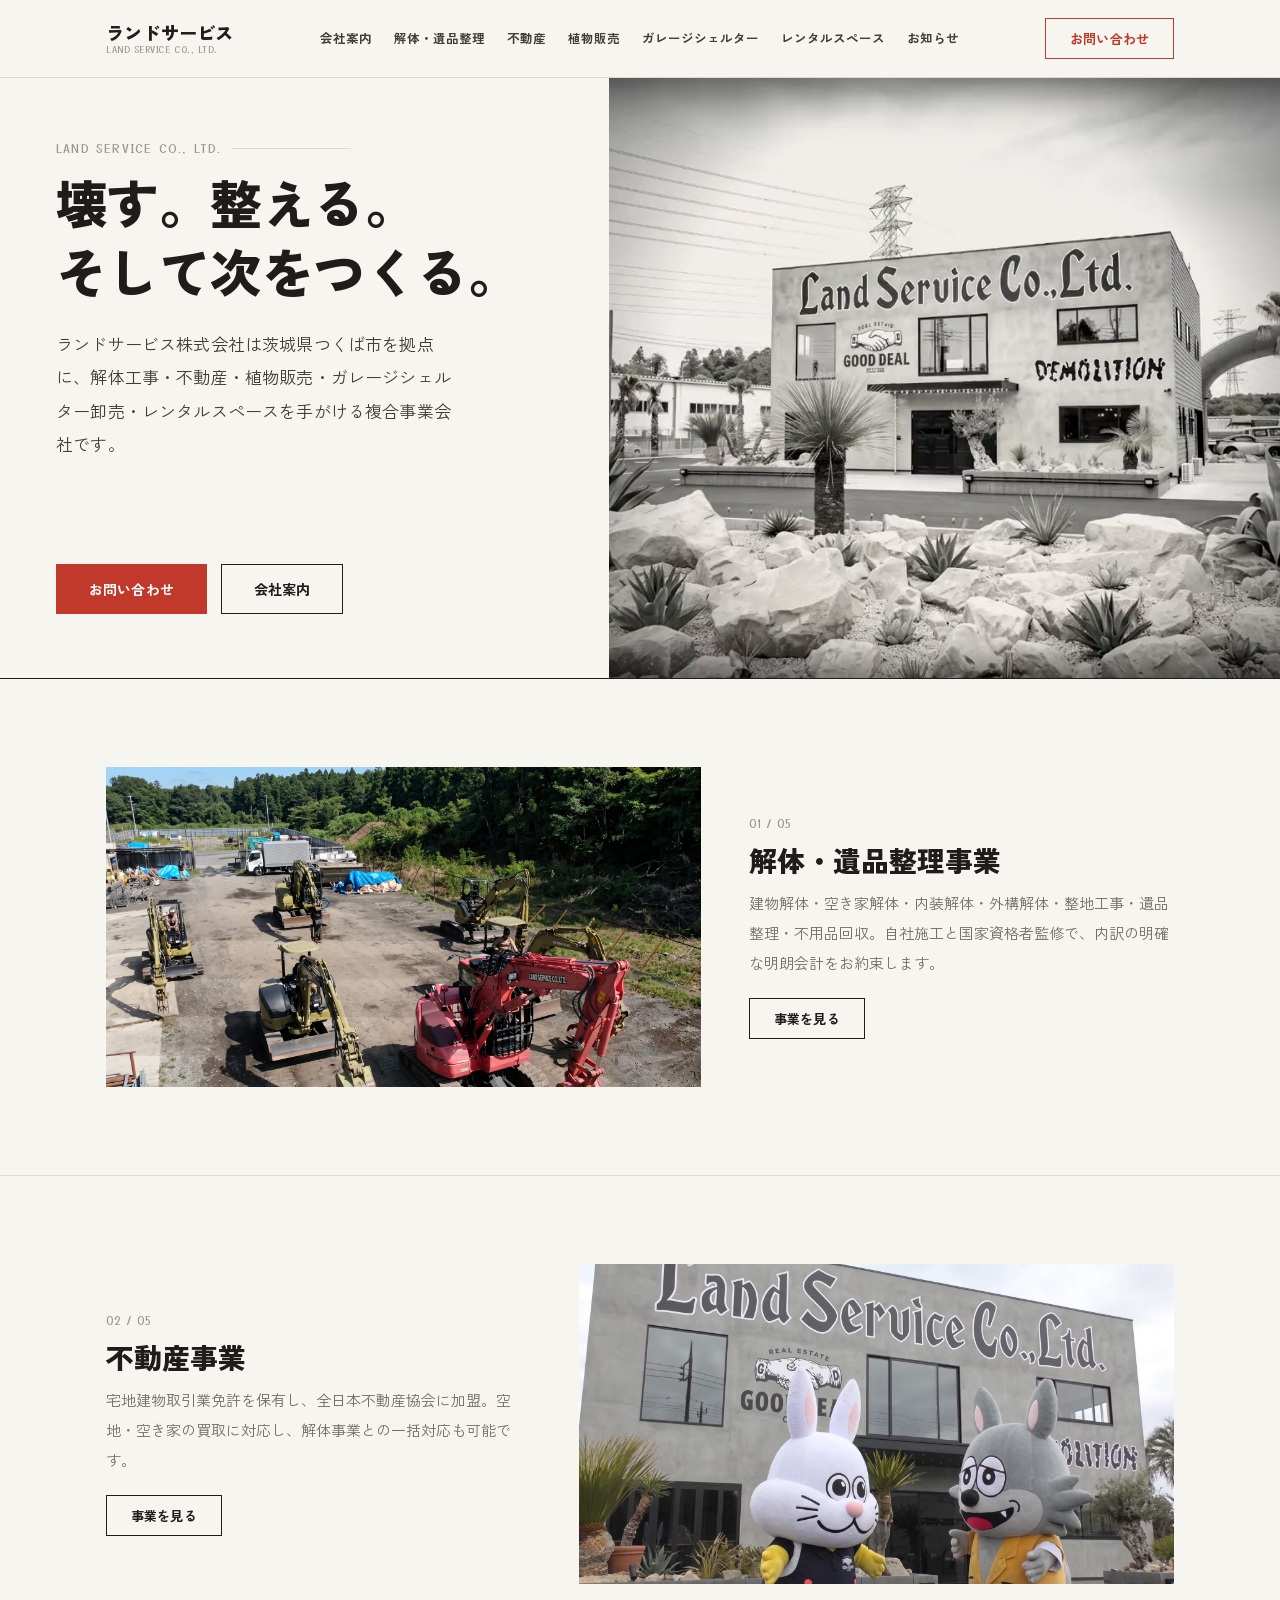
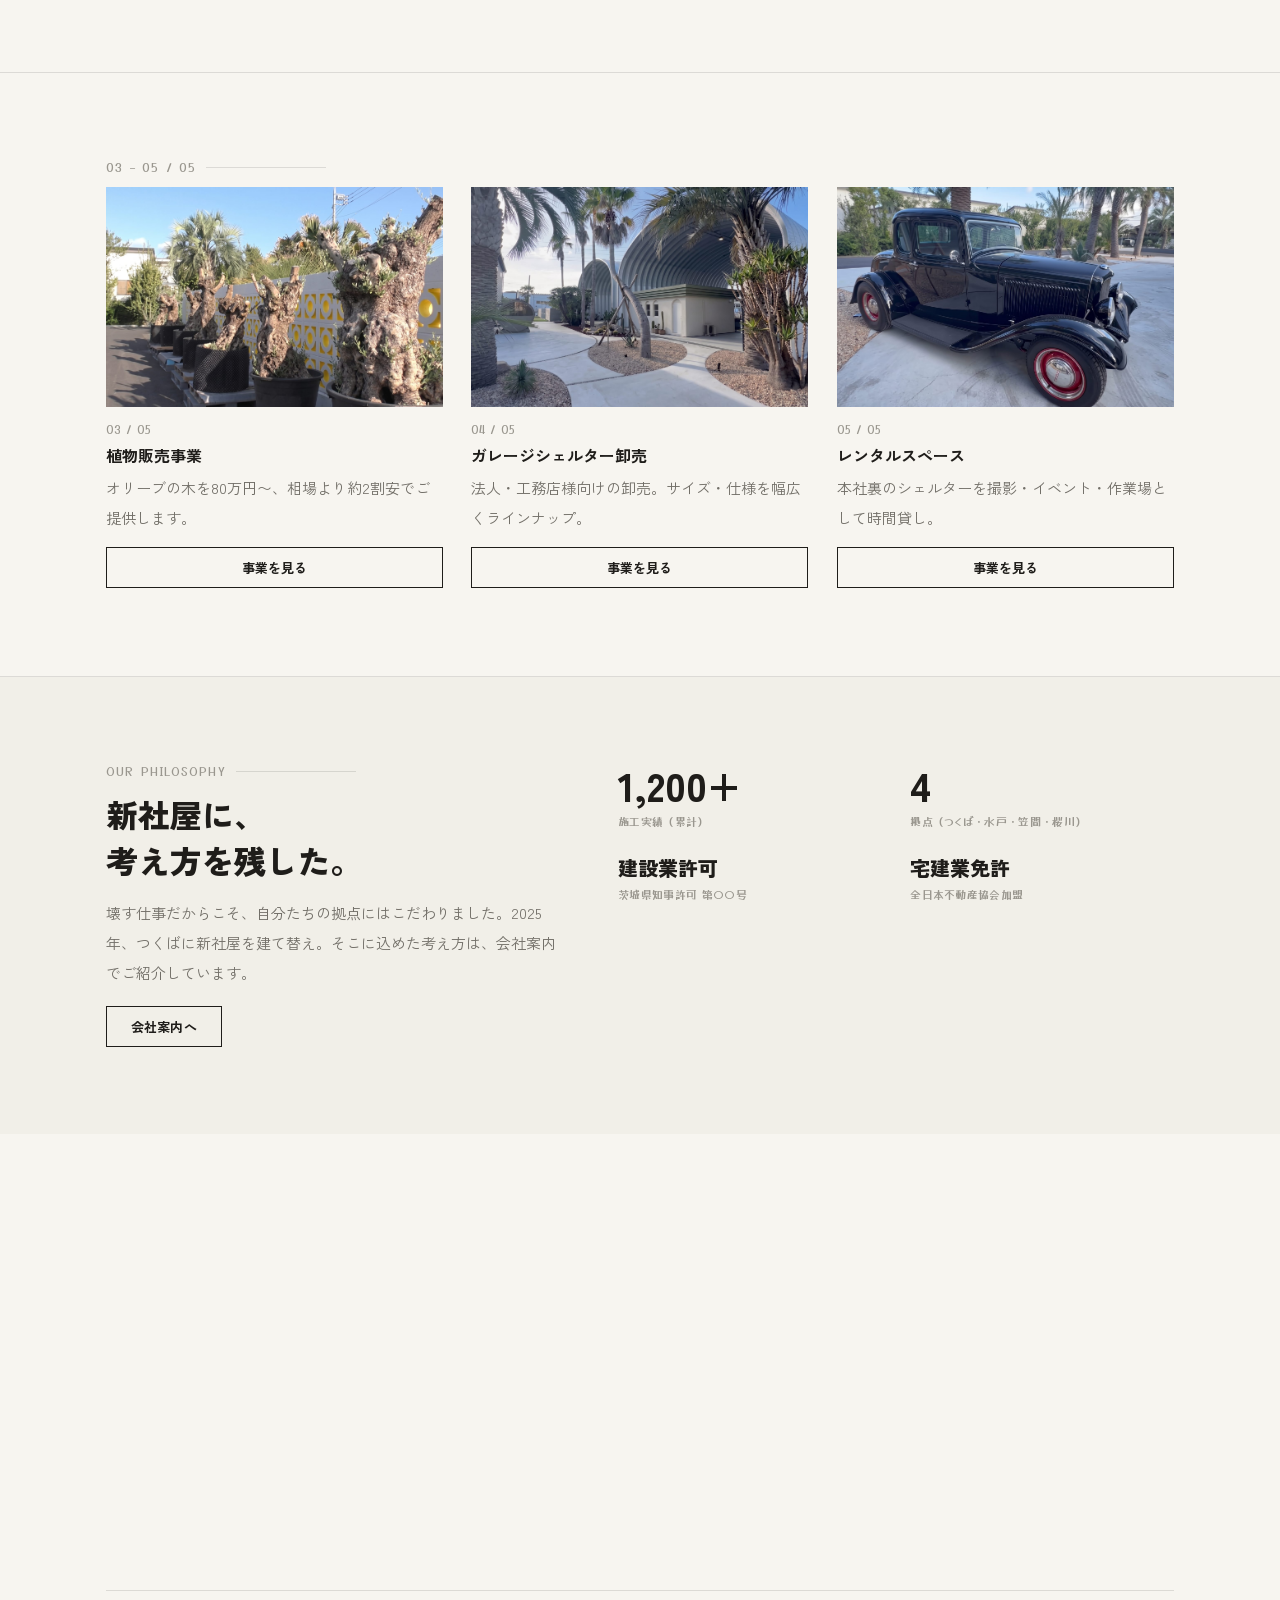
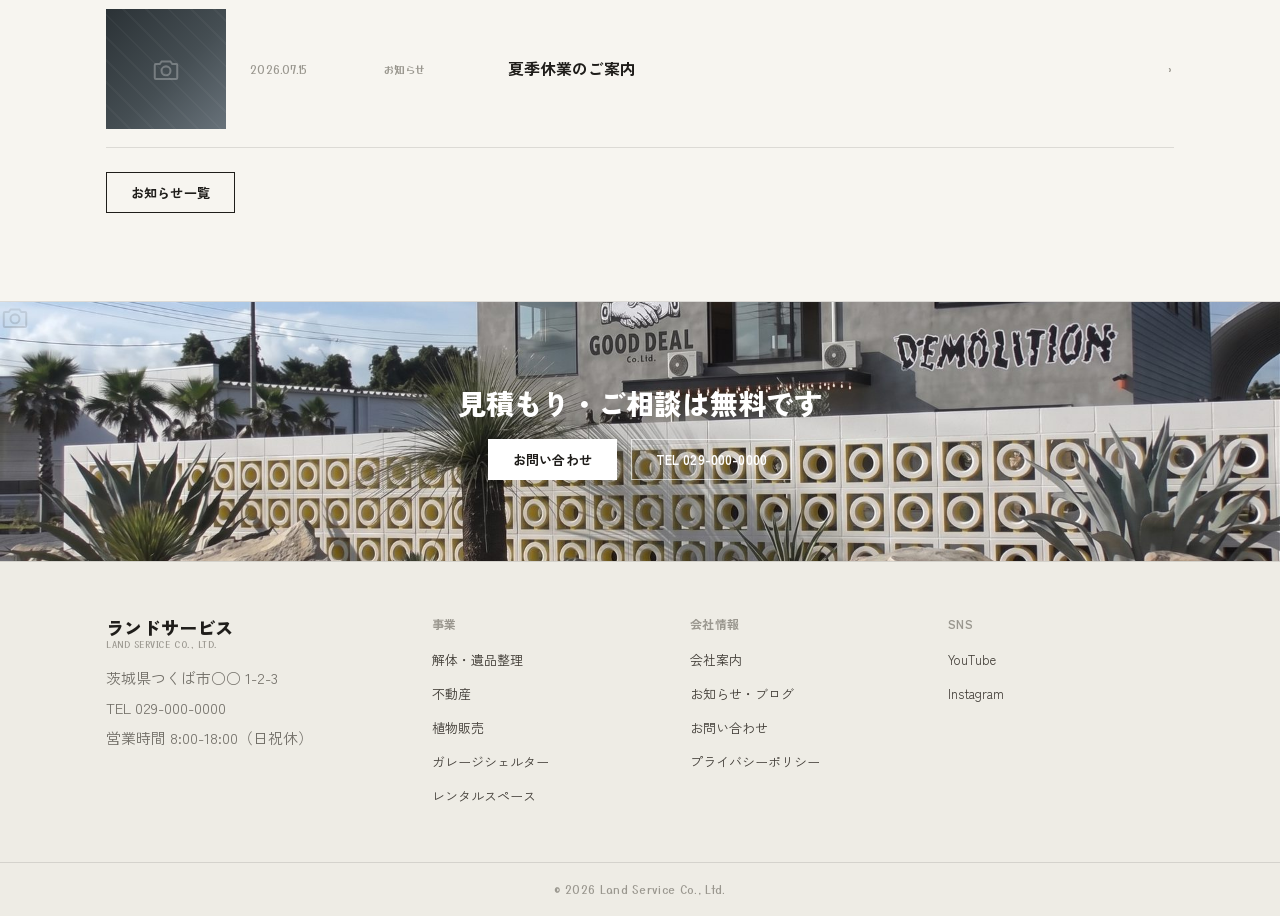
<file: index.html>
<!DOCTYPE html>
<html lang="ja">
<head>
<meta charset="utf-8">
<meta name="viewport" content="width=device-width, initial-scale=1">
<title>ランドサービス株式会社｜解体・不動産・オリーブ販売・ガレージシェルター卸売・レンタルスペース</title>
<meta name="description" content="茨城県つくば市のランドサービス株式会社。解体・遺品整理、不動産、植物販売（オリーブ）、ガレージシェルター卸売、レンタルスペースを手がける複合事業会社です。">
<link href="https://fonts.googleapis.com/css2?family=Zen+Kaku+Gothic+New:wght@400;500;700;900&family=Yusei+Magic&display=swap" rel="stylesheet">
<link rel="stylesheet" href="assets/css/style.css">
<link rel="stylesheet" href="assets/css/home.css">
</head>
<body class="home">

<header class="site-header">
  <div class="container header-inner">
    <a href="index.html" class="logo">ランドサービス<span>LAND SERVICE CO., LTD.</span></a>
    <nav class="site-nav" id="siteNav">
      <a href="company.html">会社案内</a>
      <a href="kaitai.html">解体・遺品整理</a>
      <a href="fudousan.html">不動産</a>
      <a href="olive.html">植物販売</a>
      <a href="garage.html">ガレージシェルター</a>
      <a href="rental-space.html">レンタルスペース</a>
      <a href="blog.html">お知らせ</a>
    </nav>
    <div class="header-actions">
      <a href="contact.html" class="btn red">お問い合わせ</a>
      <button class="nav-toggle" id="navToggle" aria-label="メニュー" aria-expanded="false"><span></span></button>
    </div>
  </div>
</header>

<section class="row" style="gap:0;align-items:stretch;min-height:600px">
  <div class="col" style="flex:1;display:flex;flex-direction:column;justify-content:space-between;padding:64px 56px" data-reveal="up">
    <div>
      <p class="eyebrow">LAND SERVICE CO., LTD.</p>
      <p class="h1" style="font-size:52px">壊す。整える。<br>そして次をつくる。</p>
      <p class="lead" style="margin-top:22px;max-width:44ch">ランドサービス株式会社は茨城県つくば市を拠点に、解体工事・不動産・植物販売・ガレージシェルター卸売・レンタルスペースを手がける複合事業会社です。</p>
    </div>
    <div class="cta-row" style="margin-top:32px">
      <a href="contact.html" class="btn solid red lg">お問い合わせ</a>
      <a href="company.html" class="btn lg">会社案内</a>
    </div>
  </div>
  <div class="col ph has-img" style="flex:1.35;min-height:420px;transition-delay:.15s" data-reveal="up">
    <video class="photo" src="assets/video/hero-slideshow.mp4" poster="assets/img/hero-slideshow-poster.jpg" autoplay muted loop playsinline></video>
  </div>
</section>

<section class="section divider" style="border-top:1px solid var(--ink)">
  <div class="container row">
    <div class="col ph has-img" style="flex:1.4;height:320px" data-reveal="left">
      <img class="photo" src="assets/img/kaitai.jpg" alt="解体現場の様子">
    </div>
    <div class="col" data-reveal="right">
      <p class="numl">01 / 05</p>
      <p class="h2" style="margin-top:8px">解体・遺品整理事業</p>
      <p class="p">建物解体・空き家解体・内装解体・外構解体・整地工事・遺品整理・不用品回収。自社施工と国家資格者監修で、内訳の明確な明朗会計をお約束します。</p>
      <a href="kaitai.html" class="btn" style="margin-top:20px">事業を見る</a>
    </div>
  </div>
</section>

<section class="section divider">
  <div class="container row rev">
    <div class="col ph has-img" style="flex:1.4;height:320px" data-reveal="right">
      <img class="photo" src="assets/img/fudousan.jpg" alt="不動産事業">
    </div>
    <div class="col" data-reveal="left">
      <p class="numl">02 / 05</p>
      <p class="h2" style="margin-top:8px">不動産事業</p>
      <p class="p">宅地建物取引業免許を保有し、全日本不動産協会に加盟。空地・空き家の買取に対応し、解体事業との一括対応も可能です。</p>
      <a href="fudousan.html" class="btn" style="margin-top:20px">事業を見る</a>
    </div>
  </div>
</section>

<section class="section divider">
  <div class="container">
    <p class="eyebrow">03 – 05 / 05</p>
    <div class="g3">
      <div data-reveal="up">
        <div class="ph has-img" style="height:220px">
          <img class="photo" src="assets/img/olive.jpg" alt="植物販売事業 オリーブの木">
        </div>
        <p class="numl" style="margin-top:14px">03 / 05</p>
        <p class="h3" style="margin-top:6px">植物販売事業</p>
        <p class="p">オリーブの木を80万円〜、相場より約2割安でご提供します。</p>
        <a href="olive.html" class="btn block" style="margin-top:14px">事業を見る</a>
      </div>
      <div data-reveal="up" style="transition-delay:.1s">
        <div class="ph has-img" style="height:220px">
          <img class="photo" src="assets/img/garage.jpg" alt="ガレージシェルター卸売事業">
        </div>
        <p class="numl" style="margin-top:14px">04 / 05</p>
        <p class="h3" style="margin-top:6px">ガレージシェルター卸売</p>
        <p class="p">法人・工務店様向けの卸売。サイズ・仕様を幅広くラインナップ。</p>
        <a href="garage.html" class="btn block" style="margin-top:14px">事業を見る</a>
      </div>
      <div data-reveal="up" style="transition-delay:.2s">
        <div class="ph has-img" style="height:220px">
          <img class="photo" src="assets/img/rental-space.jpg" alt="レンタルスペース事業">
        </div>
        <p class="numl" style="margin-top:14px">05 / 05</p>
        <p class="h3" style="margin-top:6px">レンタルスペース</p>
        <p class="p">本社裏のシェルターを撮影・イベント・作業場として時間貸し。</p>
        <a href="rental-space.html" class="btn block" style="margin-top:14px">事業を見る</a>
      </div>
    </div>
  </div>
</section>

<section class="section section-alt">
  <div class="container row top">
    <div class="col" style="flex:1" data-reveal="left">
      <p class="eyebrow">OUR PHILOSOPHY</p>
      <p class="h2" style="font-size:32px">新社屋に、<br>考え方を残した。</p>
      <p class="p" style="margin-top:14px">壊す仕事だからこそ、自分たちの拠点にはこだわりました。2025年、つくばに新社屋を建て替え。そこに込めた考え方は、会社案内でご紹介しています。</p>
      <a href="company.html" class="btn" style="margin-top:18px">会社案内へ</a>
    </div>
    <div class="col" style="flex:1.2" data-reveal="right">
      <div class="g2">
        <div><p class="stat-num">1,200+</p><p class="numl" style="margin-top:8px">施工実績（累計）</p></div>
        <div><p class="stat-num">4</p><p class="numl" style="margin-top:8px">拠点（つくば・水戸・笠間・桜川）</p></div>
        <div><p class="stat-num" style="font-size:20px">建設業許可</p><p class="numl" style="margin-top:8px">茨城県知事許可 第○○号</p></div>
        <div><p class="stat-num" style="font-size:20px">宅建業免許</p><p class="numl" style="margin-top:8px">全日本不動産協会加盟</p></div>
      </div>
    </div>
  </div>
</section>

<section class="section">
  <div class="container">
    <p class="eyebrow" data-reveal="up">NEWS</p>
    <div class="stack">
      <a href="blog.html" class="row" style="padding:18px 0;border-top:1px solid var(--line);align-items:center;gap:24px" data-reveal="up">
        <div class="ph" style="width:120px;height:72px;flex-shrink:0"></div>
        <p class="numl" style="width:110px;flex-shrink:0">2026.08.20</p>
        <p class="numl" style="width:100px;flex-shrink:0">解体</p>
        <p class="h3" style="flex:1;margin:0">お盆期間の営業時間についてのお知らせ</p>
        <span class="numl">›</span>
      </a>
      <a href="blog.html" class="row" style="padding:18px 0;border-top:1px solid var(--line);align-items:center;gap:24px;transition-delay:.08s" data-reveal="up">
        <div class="ph olive" style="width:120px;height:72px;flex-shrink:0"></div>
        <p class="numl" style="width:110px;flex-shrink:0">2026.08.02</p>
        <p class="numl" style="width:100px;flex-shrink:0">オリーブ</p>
        <p class="h3" style="flex:1;margin:0">大鉢オリーブの新規入荷（樹高2.0〜3.0m）</p>
        <span class="numl">›</span>
      </a>
      <a href="blog.html" class="row" style="padding:18px 0;border-top:1px solid var(--line);border-bottom:1px solid var(--line);align-items:center;gap:24px;transition-delay:.16s" data-reveal="up">
        <div class="ph steel" style="width:120px;height:72px;flex-shrink:0"></div>
        <p class="numl" style="width:110px;flex-shrink:0">2026.07.15</p>
        <p class="numl" style="width:100px;flex-shrink:0">お知らせ</p>
        <p class="h3" style="flex:1;margin:0">夏季休業のご案内</p>
        <span class="numl">›</span>
      </a>
    </div>
    <a href="blog.html" class="btn" style="margin-top:24px">お知らせ一覧</a>
  </div>
</section>

<section class="ph has-img dim" style="height:260px;border-top:1px solid var(--line)">
  <img class="photo" src="assets/img/hero-office.jpg" alt="ランドサービス株式会社 新社屋">
  <div style="position:absolute;inset:0;display:flex;align-items:center;justify-content:center;text-align:center;z-index:1" data-reveal="up">
    <div>
      <p class="h2" style="color:#fff">見積もり・ご相談は無料です</p>
      <div class="cta-row" style="margin-top:16px;justify-content:center">
        <a href="contact.html" class="btn solid" style="background:#fff;color:var(--ink);border-color:#fff">お問い合わせ</a>
        <a href="tel:0290000000" class="btn ghost">TEL 029-000-0000</a>
      </div>
    </div>
  </div>
</section>

<footer class="site-footer">
  <div class="container footer-grid">
    <div class="footer-col footer-brand">
      <div class="logo">ランドサービス<span>LAND SERVICE CO., LTD.</span></div>
      <p class="p">茨城県つくば市○○ 1-2-3<br>TEL 029-000-0000<br>営業時間 8:00-18:00（日祝休）</p>
    </div>
    <div class="footer-col">
      <h3>事業</h3>
      <ul>
        <li><a href="kaitai.html">解体・遺品整理</a></li>
        <li><a href="fudousan.html">不動産</a></li>
        <li><a href="olive.html">植物販売</a></li>
        <li><a href="garage.html">ガレージシェルター</a></li>
        <li><a href="rental-space.html">レンタルスペース</a></li>
      </ul>
    </div>
    <div class="footer-col">
      <h3>会社情報</h3>
      <ul>
        <li><a href="company.html">会社案内</a></li>
        <li><a href="blog.html">お知らせ・ブログ</a></li>
        <li><a href="contact.html">お問い合わせ</a></li>
        <li><a href="#">プライバシーポリシー</a></li>
      </ul>
    </div>
    <div class="footer-col">
      <h3>SNS</h3>
      <ul>
        <li><a href="#">YouTube</a></li>
        <li><a href="#">Instagram</a></li>
      </ul>
    </div>
  </div>
  <div class="footer-bottom"><p class="numl">&copy; 2026 Land Service Co., Ltd.</p></div>
</footer>

<div class="mobile-cta-bar">
  <div class="container">
    <a href="tel:0290000000" class="btn">電話</a>
    <a href="contact.html" class="btn solid red">お問い合わせ</a>
    <a href="#" class="btn">LINE</a>
  </div>
</div>

<script src="assets/js/main.js"></script>
</body>
</html>
</file>
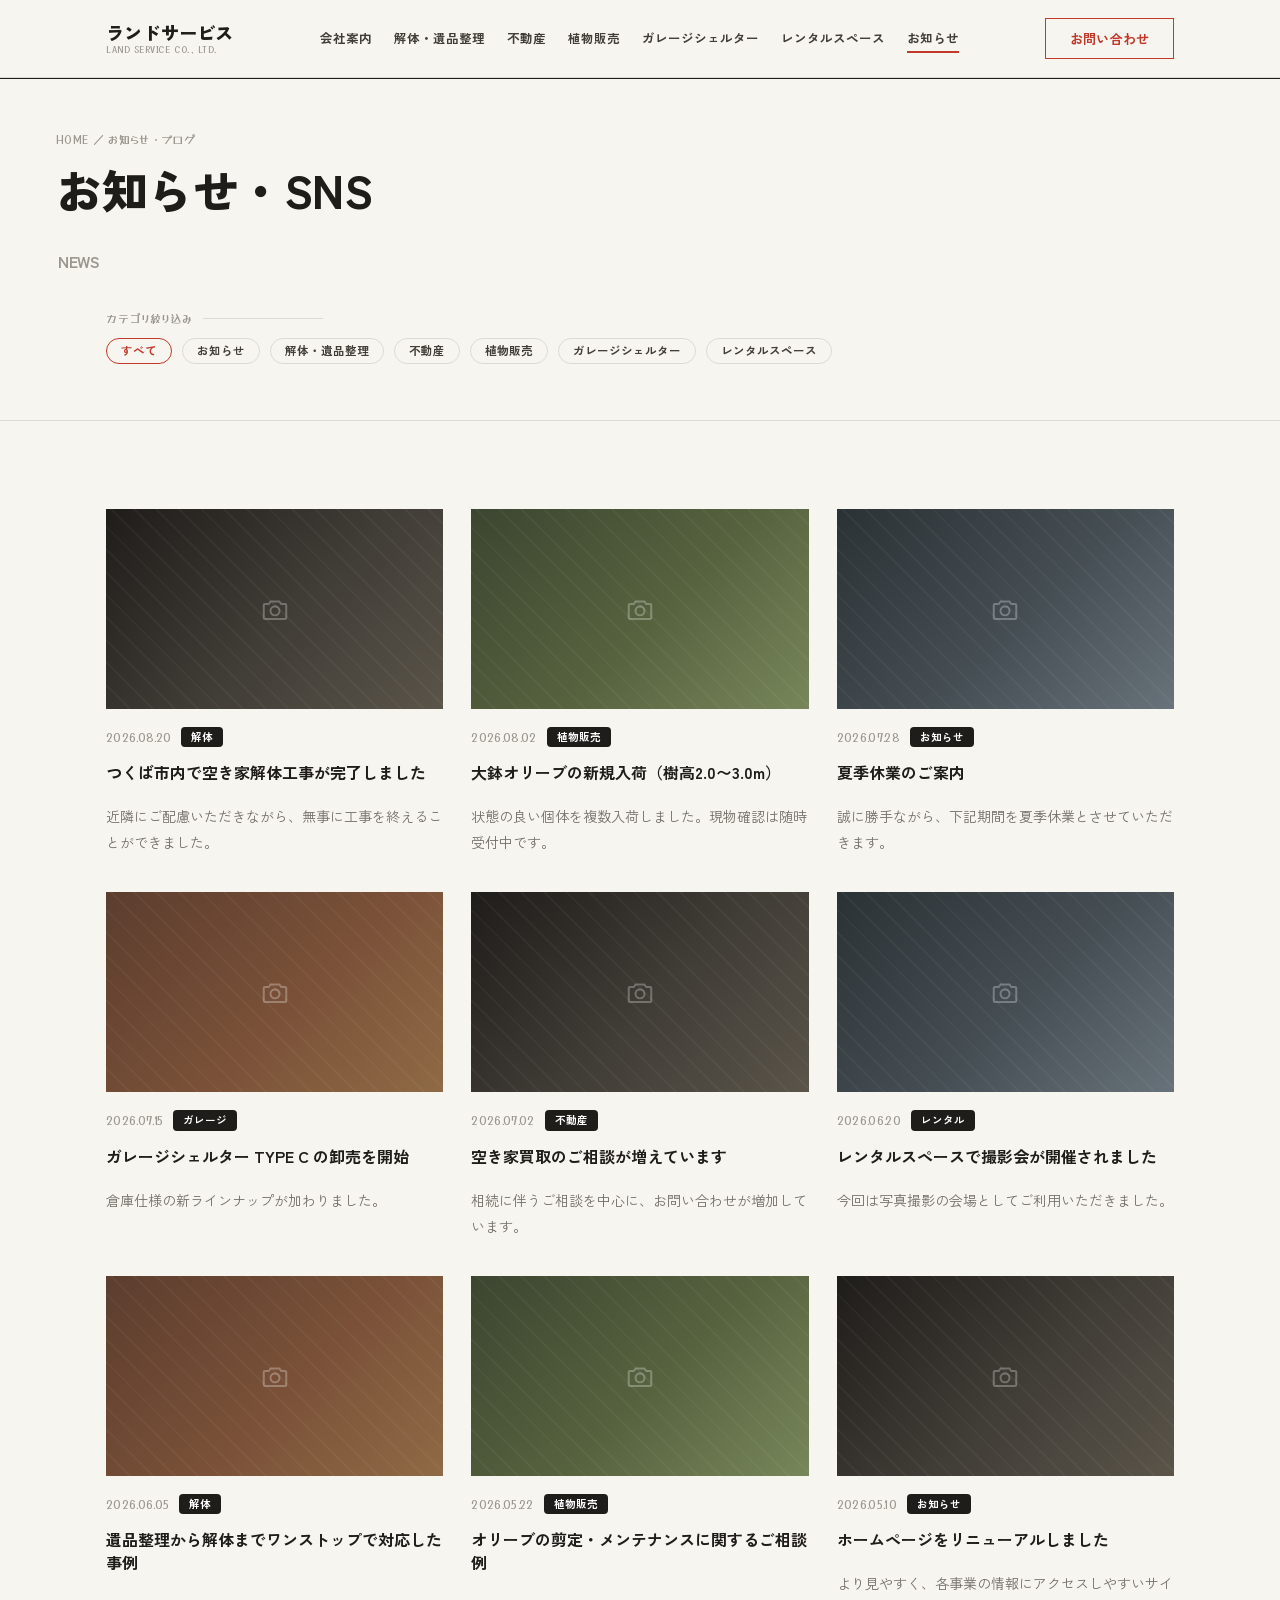
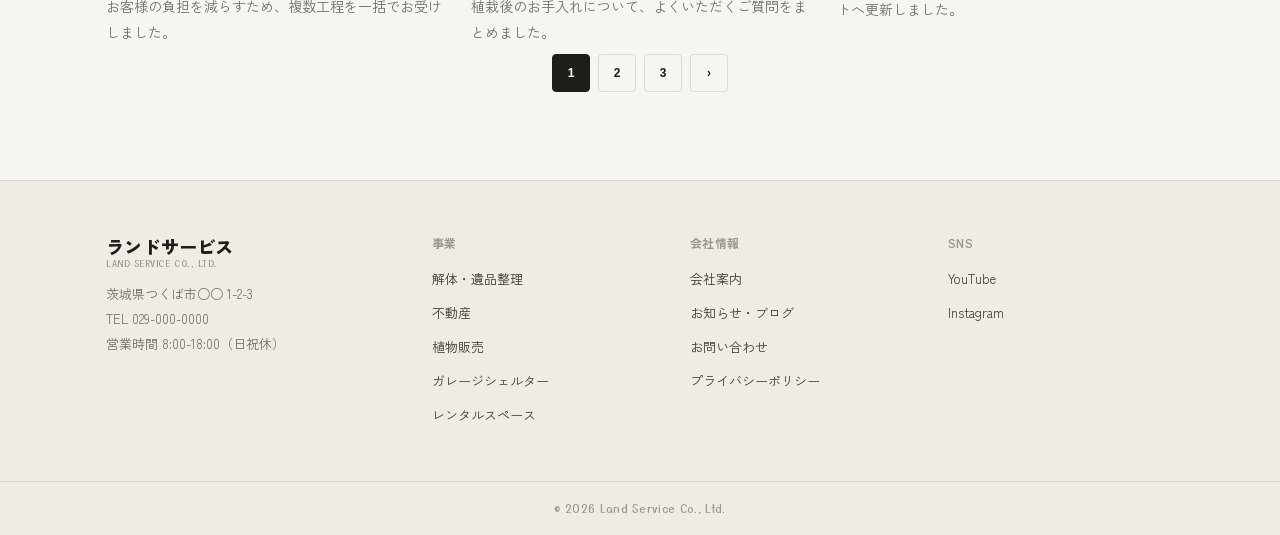
<file: blog.html>
<!DOCTYPE html>
<html lang="ja">
<head>
<meta charset="utf-8">
<meta name="viewport" content="width=device-width, initial-scale=1">
<title>お知らせ・ブログ｜ランドサービス株式会社</title>
<meta name="description" content="ランドサービス株式会社からのお知らせ・施工事例・SNS更新情報。">
<link href="https://fonts.googleapis.com/css2?family=Zen+Kaku+Gothic+New:wght@400;500;700;900&family=Yusei+Magic&display=swap" rel="stylesheet">
<link rel="stylesheet" href="assets/css/style.css">
</head>
<body>

<header class="site-header">
  <div class="container header-inner">
    <a href="index.html" class="logo">ランドサービス<span>LAND SERVICE CO., LTD.</span></a>
    <nav class="site-nav" id="siteNav">
      <a href="company.html">会社案内</a>
      <a href="kaitai.html">解体・遺品整理</a>
      <a href="fudousan.html">不動産</a>
      <a href="olive.html">植物販売</a>
      <a href="garage.html">ガレージシェルター</a>
      <a href="rental-space.html">レンタルスペース</a>
      <a href="blog.html" class="active">お知らせ</a>
    </nav>
    <div class="header-actions">
      <a href="contact.html" class="btn red">お問い合わせ</a>
      <button class="nav-toggle" id="navToggle" aria-label="メニュー" aria-expanded="false"><span></span></button>
    </div>
  </div>
</header>

<div class="page-head">
  <p class="numl" style="margin:0 0 12px">HOME ／ お知らせ・ブログ</p>
  <p class="h1">お知らせ・SNS<br><span class="sub">NEWS</span></p>
</div>

<section class="section-tight divider" style="padding-top:0">
  <div class="container">
    <p class="eyebrow">カテゴリ絞り込み</p>
    <div style="display:flex;gap:10px;flex-wrap:wrap">
      <button class="pill on" data-blog-filter="all">すべて</button>
      <button class="pill" data-blog-filter="news">お知らせ</button>
      <button class="pill" data-blog-filter="kaitai">解体・遺品整理</button>
      <button class="pill" data-blog-filter="fudousan">不動産</button>
      <button class="pill" data-blog-filter="olive">植物販売</button>
      <button class="pill" data-blog-filter="garage">ガレージシェルター</button>
      <button class="pill" data-blog-filter="rental">レンタルスペース</button>
    </div>
  </div>
</section>

<section class="section">
  <div class="container">
    <div class="g3" style="row-gap:36px" data-blog-grid>

      <a class="stack" href="#" data-category="kaitai">
        <div class="ph" style="height:200px"></div>
        <div style="display:flex;gap:10px;align-items:center;margin-top:4px"><p class="numl">2026.08.20</p><span class="chip dark">解体</span></div>
        <p class="h3">つくば市内で空き家解体工事が完了しました</p>
        <p class="p">近隣にご配慮いただきながら、無事に工事を終えることができました。</p>
      </a>

      <a class="stack" href="#" data-category="olive">
        <div class="ph olive" style="height:200px"></div>
        <div style="display:flex;gap:10px;align-items:center;margin-top:4px"><p class="numl">2026.08.02</p><span class="chip dark">植物販売</span></div>
        <p class="h3">大鉢オリーブの新規入荷（樹高2.0〜3.0m）</p>
        <p class="p">状態の良い個体を複数入荷しました。現物確認は随時受付中です。</p>
      </a>

      <a class="stack" href="#" data-category="news">
        <div class="ph steel" style="height:200px"></div>
        <div style="display:flex;gap:10px;align-items:center;margin-top:4px"><p class="numl">2026.07.28</p><span class="chip dark">お知らせ</span></div>
        <p class="h3">夏季休業のご案内</p>
        <p class="p">誠に勝手ながら、下記期間を夏季休業とさせていただきます。</p>
      </a>

      <a class="stack" href="#" data-category="garage">
        <div class="ph warm" style="height:200px"></div>
        <div style="display:flex;gap:10px;align-items:center;margin-top:4px"><p class="numl">2026.07.15</p><span class="chip dark">ガレージ</span></div>
        <p class="h3">ガレージシェルター TYPE C の卸売を開始</p>
        <p class="p">倉庫仕様の新ラインナップが加わりました。</p>
      </a>

      <a class="stack" href="#" data-category="fudousan">
        <div class="ph" style="height:200px"></div>
        <div style="display:flex;gap:10px;align-items:center;margin-top:4px"><p class="numl">2026.07.02</p><span class="chip dark">不動産</span></div>
        <p class="h3">空き家買取のご相談が増えています</p>
        <p class="p">相続に伴うご相談を中心に、お問い合わせが増加しています。</p>
      </a>

      <a class="stack" href="#" data-category="rental">
        <div class="ph steel" style="height:200px"></div>
        <div style="display:flex;gap:10px;align-items:center;margin-top:4px"><p class="numl">2026.06.20</p><span class="chip dark">レンタル</span></div>
        <p class="h3">レンタルスペースで撮影会が開催されました</p>
        <p class="p">今回は写真撮影の会場としてご利用いただきました。</p>
      </a>

      <a class="stack" href="#" data-category="kaitai">
        <div class="ph warm" style="height:200px"></div>
        <div style="display:flex;gap:10px;align-items:center;margin-top:4px"><p class="numl">2026.06.05</p><span class="chip dark">解体</span></div>
        <p class="h3">遺品整理から解体までワンストップで対応した事例</p>
        <p class="p">お客様の負担を減らすため、複数工程を一括でお受けしました。</p>
      </a>

      <a class="stack" href="#" data-category="olive">
        <div class="ph olive" style="height:200px"></div>
        <div style="display:flex;gap:10px;align-items:center;margin-top:4px"><p class="numl">2026.05.22</p><span class="chip dark">植物販売</span></div>
        <p class="h3">オリーブの剪定・メンテナンスに関するご相談例</p>
        <p class="p">植栽後のお手入れについて、よくいただくご質問をまとめました。</p>
      </a>

      <a class="stack" href="#" data-category="news">
        <div class="ph" style="height:200px"></div>
        <div style="display:flex;gap:10px;align-items:center;margin-top:4px"><p class="numl">2026.05.10</p><span class="chip dark">お知らせ</span></div>
        <p class="h3">ホームページをリニューアルしました</p>
        <p class="p">より見やすく、各事業の情報にアクセスしやすいサイトへ更新しました。</p>
      </a>

    </div>

    <div class="pagination">
      <span class="page on">1</span>
      <a class="page" href="#">2</a>
      <a class="page" href="#">3</a>
      <a class="page" href="#">›</a>
    </div>
  </div>
</section>

<footer class="site-footer">
  <div class="container footer-grid">
    <div class="footer-col footer-brand">
      <div class="logo">ランドサービス<span>LAND SERVICE CO., LTD.</span></div>
      <p class="p">茨城県つくば市○○ 1-2-3<br>TEL 029-000-0000<br>営業時間 8:00-18:00（日祝休）</p>
    </div>
    <div class="footer-col"><h3>事業</h3><ul>
      <li><a href="kaitai.html">解体・遺品整理</a></li>
      <li><a href="fudousan.html">不動産</a></li>
      <li><a href="olive.html">植物販売</a></li>
      <li><a href="garage.html">ガレージシェルター</a></li>
      <li><a href="rental-space.html">レンタルスペース</a></li>
    </ul></div>
    <div class="footer-col"><h3>会社情報</h3><ul>
      <li><a href="company.html">会社案内</a></li>
      <li><a href="blog.html">お知らせ・ブログ</a></li>
      <li><a href="contact.html">お問い合わせ</a></li>
      <li><a href="#">プライバシーポリシー</a></li>
    </ul></div>
    <div class="footer-col"><h3>SNS</h3><ul>
      <li><a href="#">YouTube</a></li>
      <li><a href="#">Instagram</a></li>
    </ul></div>
  </div>
  <div class="footer-bottom"><p class="numl">&copy; 2026 Land Service Co., Ltd.</p></div>
</footer>

<div class="mobile-cta-bar">
  <div class="container">
    <a href="tel:0290000000" class="btn">電話</a>
    <a href="contact.html" class="btn solid red">お問い合わせ</a>
    <a href="#" class="btn">LINE</a>
  </div>
</div>

<script src="assets/js/main.js"></script>
</body>
</html>
</file>
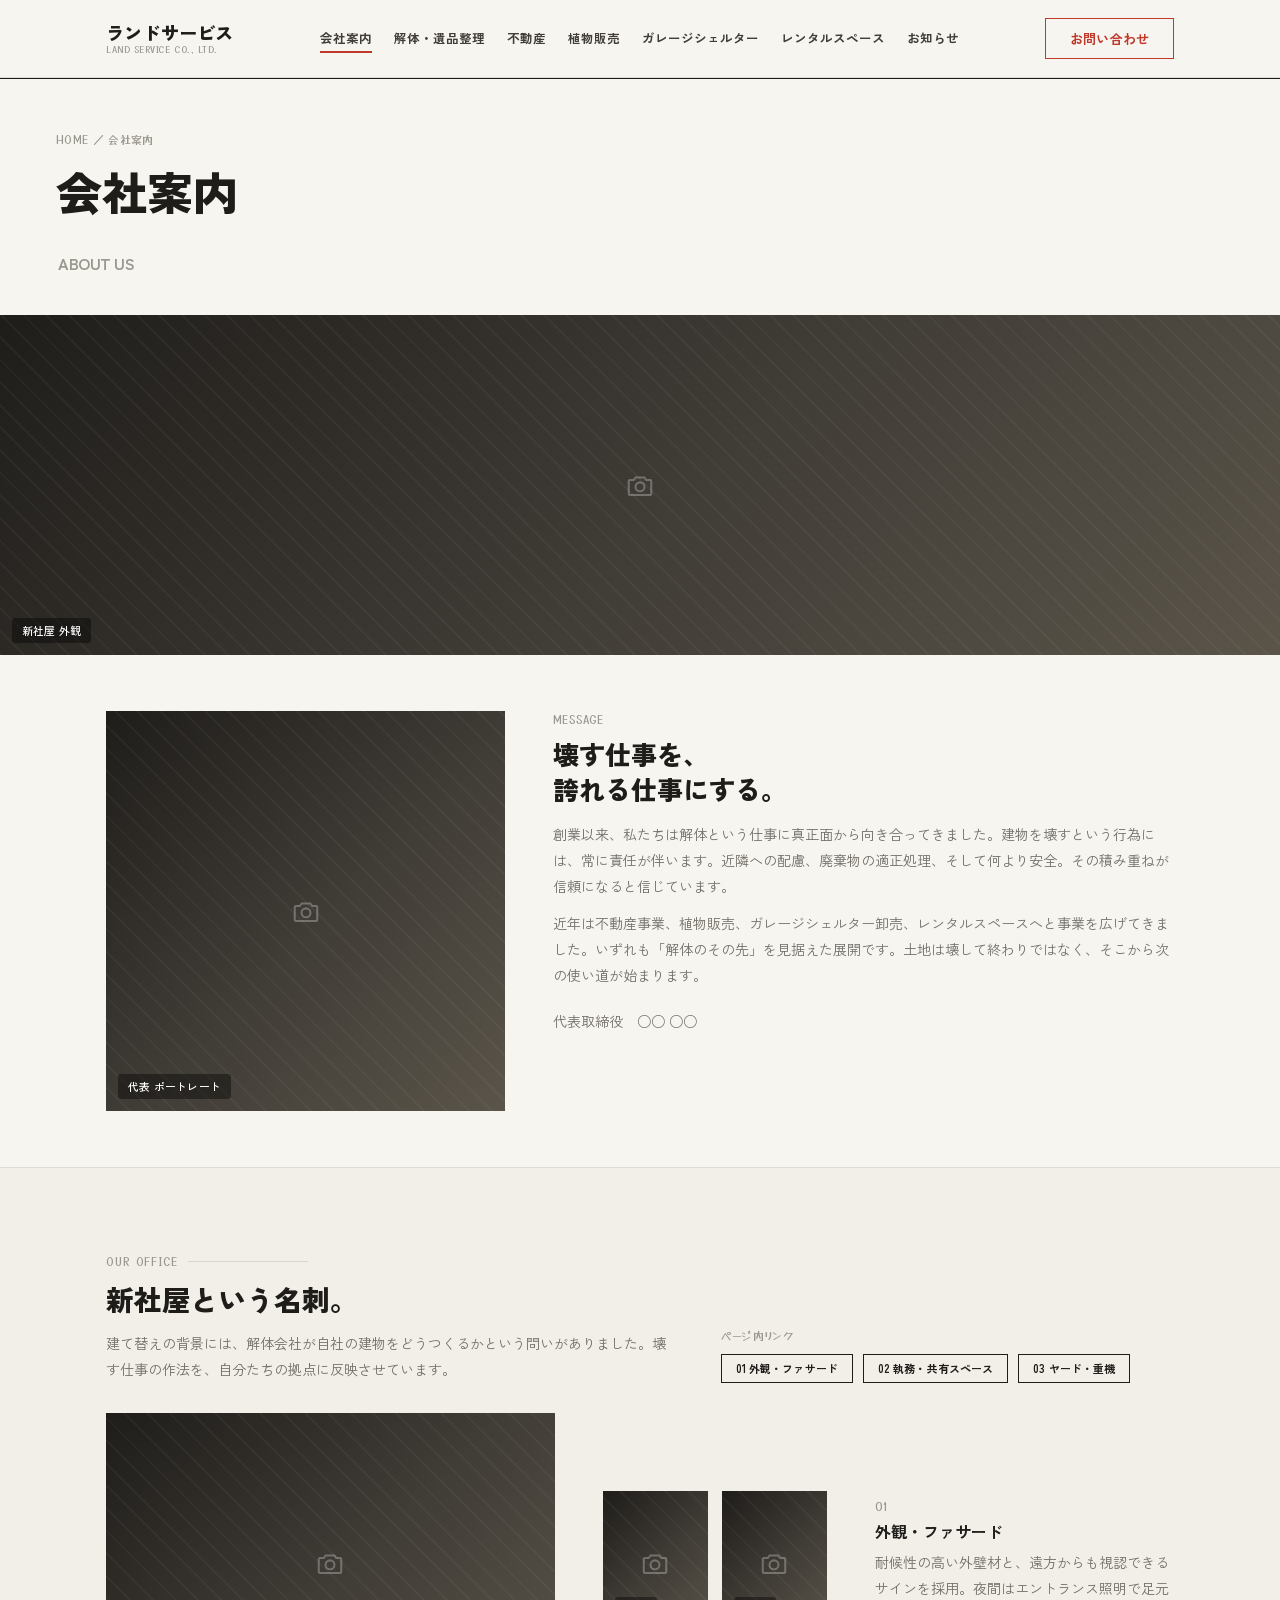
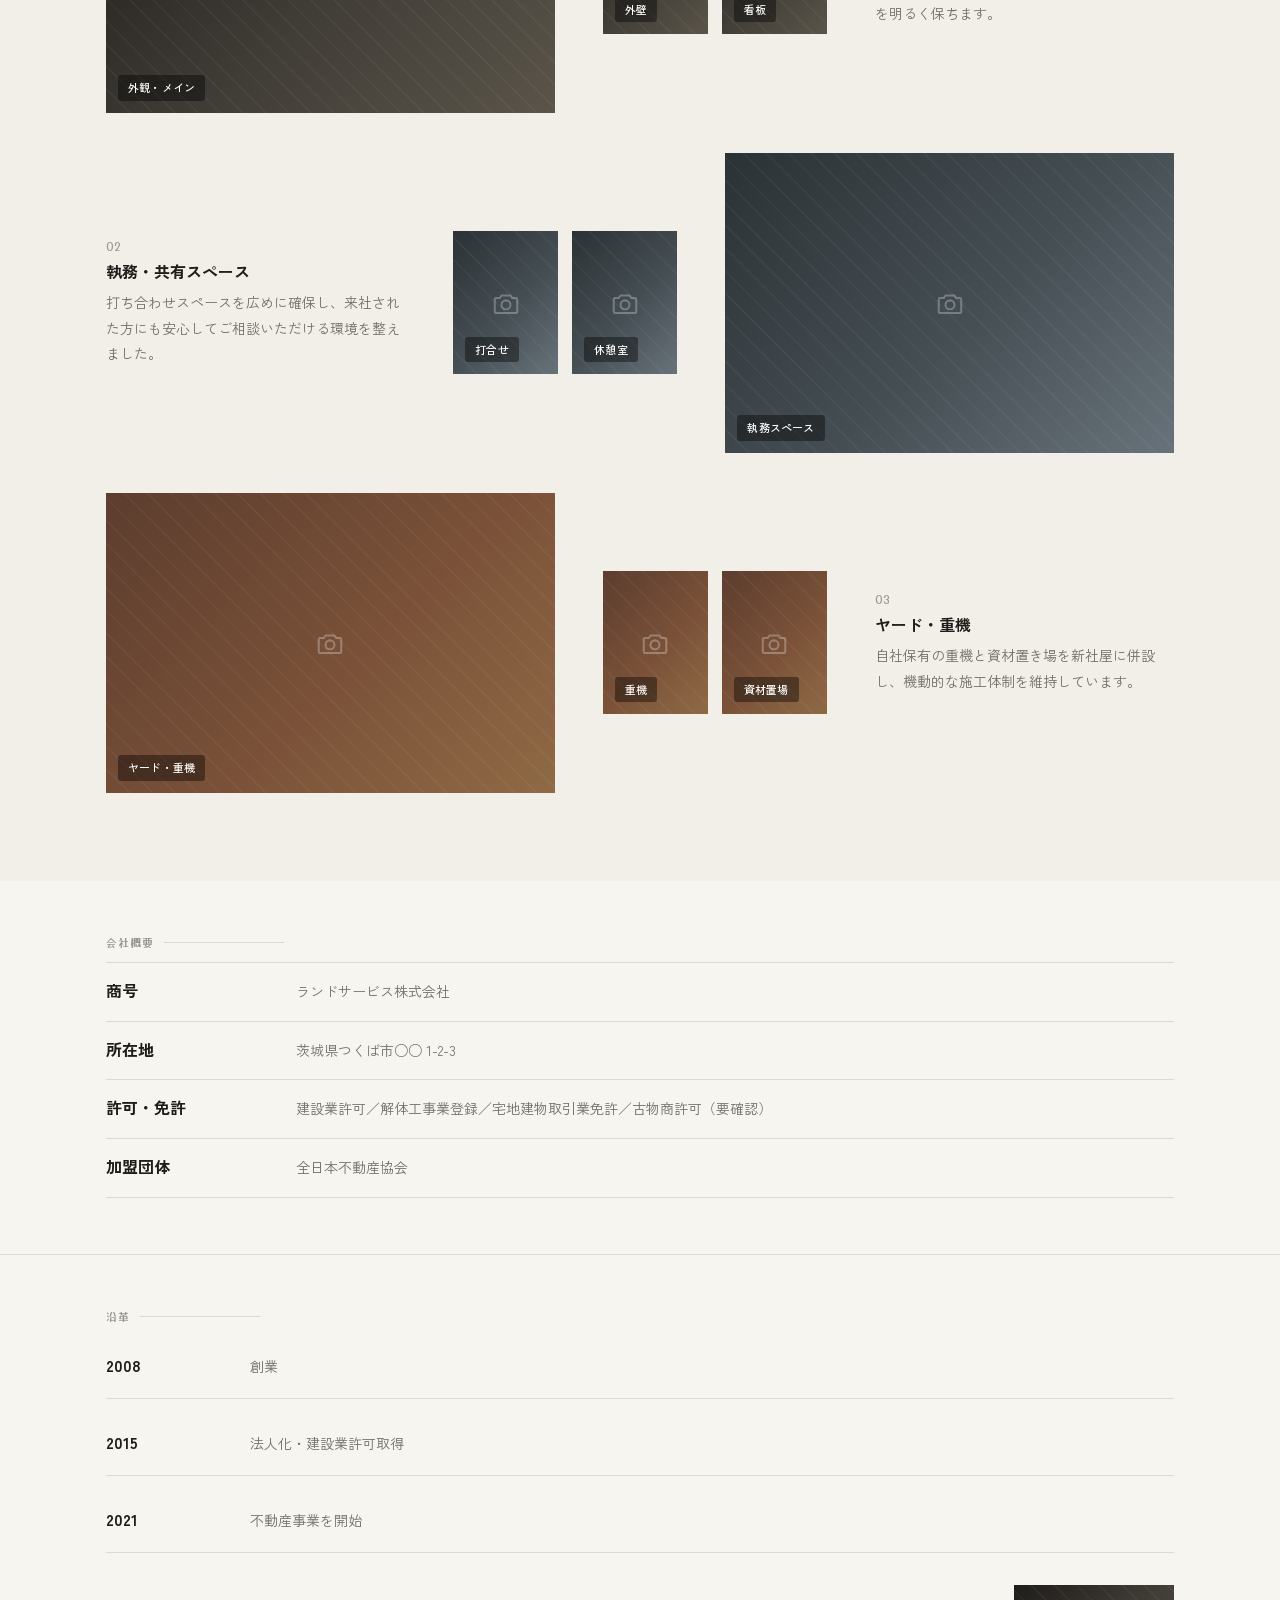
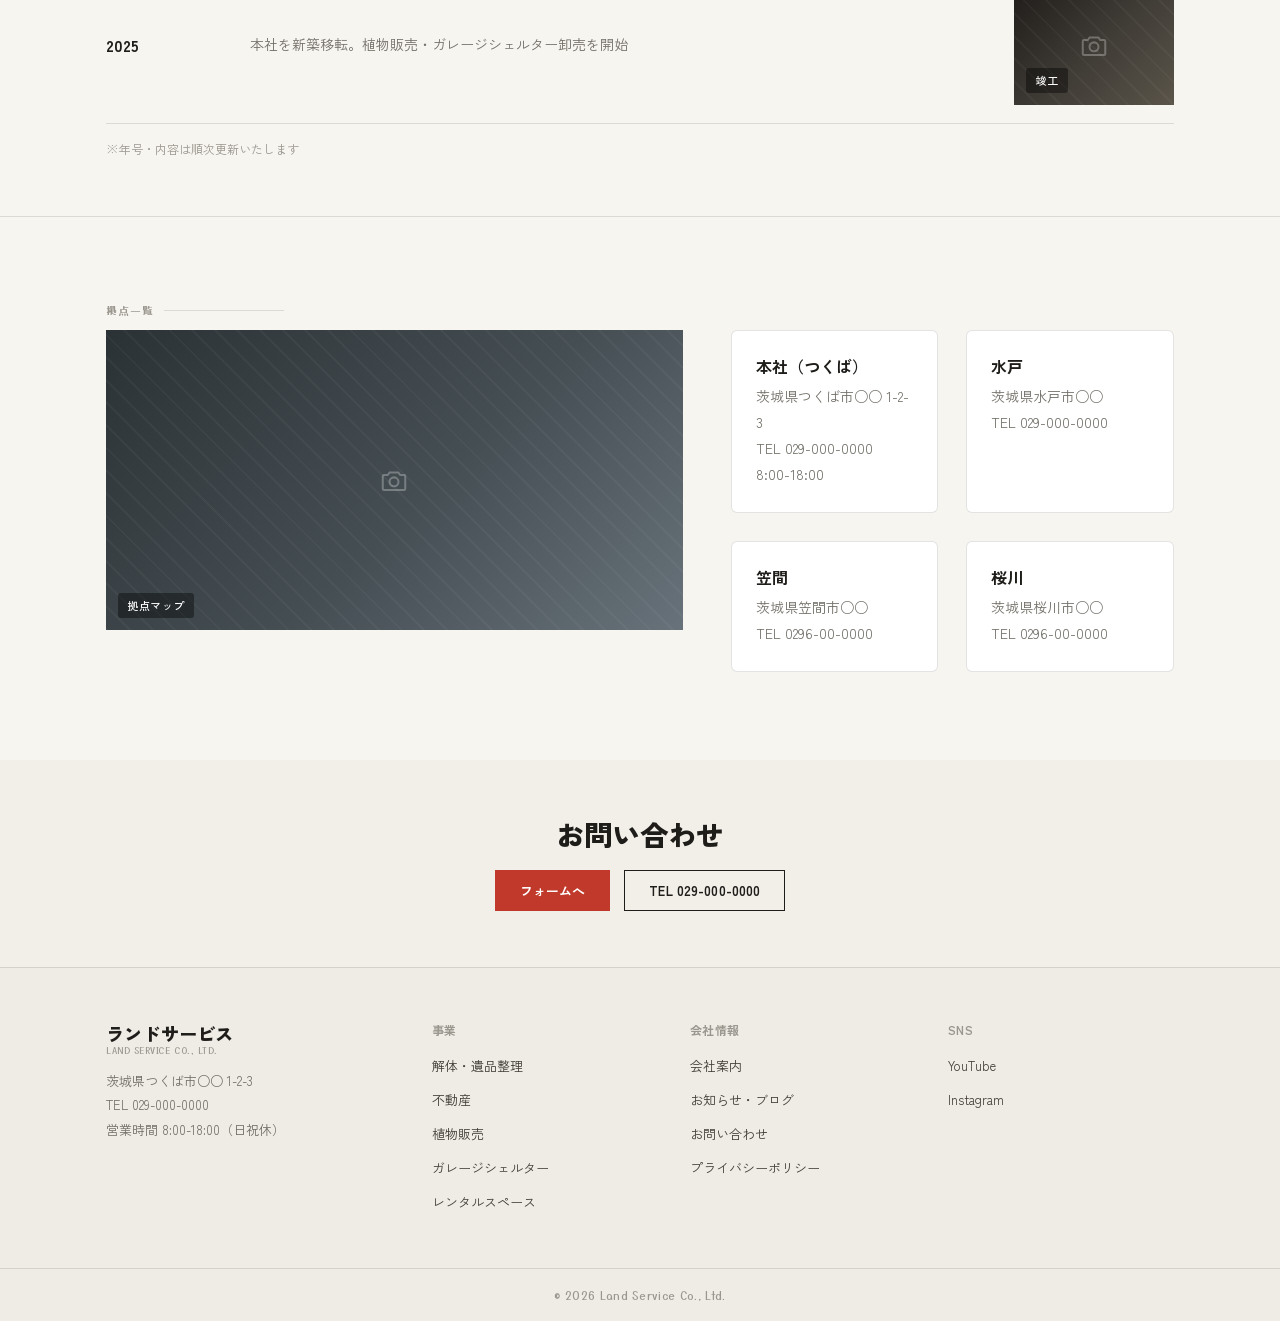
<file: company.html>
<!DOCTYPE html>
<html lang="ja">
<head>
<meta charset="utf-8">
<meta name="viewport" content="width=device-width, initial-scale=1">
<title>会社案内｜ランドサービス株式会社</title>
<meta name="description" content="ランドサービス株式会社の会社案内。代表挨拶、新社屋紹介、会社概要、沿革、拠点一覧。">
<link href="https://fonts.googleapis.com/css2?family=Zen+Kaku+Gothic+New:wght@400;500;700;900&family=Yusei+Magic&display=swap" rel="stylesheet">
<link rel="stylesheet" href="assets/css/style.css">
</head>
<body>

<header class="site-header">
  <div class="container header-inner">
    <a href="index.html" class="logo">ランドサービス<span>LAND SERVICE CO., LTD.</span></a>
    <nav class="site-nav" id="siteNav">
      <a href="company.html" class="active">会社案内</a>
      <a href="kaitai.html">解体・遺品整理</a>
      <a href="fudousan.html">不動産</a>
      <a href="olive.html">植物販売</a>
      <a href="garage.html">ガレージシェルター</a>
      <a href="rental-space.html">レンタルスペース</a>
      <a href="blog.html">お知らせ</a>
    </nav>
    <div class="header-actions">
      <a href="contact.html" class="btn red">お問い合わせ</a>
      <button class="nav-toggle" id="navToggle" aria-label="メニュー" aria-expanded="false"><span></span></button>
    </div>
  </div>
</header>

<div class="page-head">
  <p class="numl" style="margin:0 0 14px">HOME ／ 会社案内</p>
  <p class="h1">会社案内<br><span class="sub">ABOUT US</span></p>
</div>

<div class="ph" style="height:340px"><span class="cap">新社屋 外観</span></div>

<section class="section-tight divider">
  <div class="container row top">
    <div class="col ph" style="flex:.9;height:400px"><span class="cap">代表 ポートレート</span></div>
    <div class="col" style="flex:1.4">
      <p class="numl">MESSAGE</p>
      <p class="h2" style="margin-top:8px;font-size:26px">壊す仕事を、<br>誇れる仕事にする。</p>
      <p class="p" style="margin-top:16px">創業以来、私たちは解体という仕事に真正面から向き合ってきました。建物を壊すという行為には、常に責任が伴います。近隣への配慮、廃棄物の適正処理、そして何より安全。その積み重ねが信頼になると信じています。</p>
      <p class="p" style="margin-top:12px">近年は不動産事業、植物販売、ガレージシェルター卸売、レンタルスペースへと事業を広げてきました。いずれも「解体のその先」を見据えた展開です。土地は壊して終わりではなく、そこから次の使い道が始まります。</p>
      <p class="p" style="margin-top:20px">代表取締役　○○ ○○</p>
    </div>
  </div>
</section>

<section class="section section-alt">
  <div class="container">
    <p class="eyebrow">OUR OFFICE</p>
    <div class="row" style="align-items:flex-end;margin-bottom:30px">
      <div class="col">
        <p class="h2" style="font-size:28px">新社屋という名刺。</p>
        <p class="p" style="margin-top:12px">建て替えの背景には、解体会社が自社の建物をどうつくるかという問いがありました。壊す仕事の作法を、自分たちの拠点に反映させています。</p>
      </div>
      <div class="col" style="flex:.8">
        <p class="numl" style="margin:0 0 10px">ページ内リンク</p>
        <div style="display:flex;gap:10px;flex-wrap:wrap">
          <a href="#office01" class="btn sm">01 外観・ファサード</a>
          <a href="#office02" class="btn sm">02 執務・共有スペース</a>
          <a href="#office03" class="btn sm">03 ヤード・重機</a>
        </div>
      </div>
    </div>

    <div class="stack" style="gap:40px">
      <div class="row" id="office01" style="scroll-margin-top:100px">
        <div class="col ph" style="flex:1.5;height:300px"><span class="cap">外観・メイン</span></div>
        <div class="col" style="flex:.75;flex-direction:row;display:flex;gap:14px">
          <div class="ph" style="flex:1;height:143px"><span class="cap">外壁</span></div>
          <div class="ph" style="flex:1;height:143px"><span class="cap">看板</span></div>
        </div>
        <div class="col" style="flex:1">
          <p class="numl">01</p>
          <p class="h3" style="margin-top:6px">外観・ファサード</p>
          <p class="p">耐候性の高い外壁材と、遠方からも視認できるサインを採用。夜間はエントランス照明で足元を明るく保ちます。</p>
        </div>
      </div>
      <div class="row" id="office02" style="scroll-margin-top:100px">
        <div class="col" style="flex:1">
          <p class="numl">02</p>
          <p class="h3" style="margin-top:6px">執務・共有スペース</p>
          <p class="p">打ち合わせスペースを広めに確保し、来社された方にも安心してご相談いただける環境を整えました。</p>
        </div>
        <div class="col" style="flex:.75;flex-direction:row;display:flex;gap:14px">
          <div class="ph steel" style="flex:1;height:143px"><span class="cap">打合せ</span></div>
          <div class="ph steel" style="flex:1;height:143px"><span class="cap">休憩室</span></div>
        </div>
        <div class="col ph steel" style="flex:1.5;height:300px"><span class="cap">執務スペース</span></div>
      </div>
      <div class="row" id="office03" style="scroll-margin-top:100px">
        <div class="col ph warm" style="flex:1.5;height:300px"><span class="cap">ヤード・重機</span></div>
        <div class="col" style="flex:.75;flex-direction:row;display:flex;gap:14px">
          <div class="ph warm" style="flex:1;height:143px"><span class="cap">重機</span></div>
          <div class="ph warm" style="flex:1;height:143px"><span class="cap">資材置場</span></div>
        </div>
        <div class="col" style="flex:1">
          <p class="numl">03</p>
          <p class="h3" style="margin-top:6px">ヤード・重機</p>
          <p class="p">自社保有の重機と資材置き場を新社屋に併設し、機動的な施工体制を維持しています。</p>
        </div>
      </div>
    </div>
  </div>
</section>

<section class="section-tight divider">
  <div class="container">
    <p class="eyebrow">会社概要</p>
    <div class="deflist">
      <div><p class="h3" style="margin:0">商号</p></div><div><p class="p">ランドサービス株式会社</p></div>
      <div><p class="h3" style="margin:0">所在地</p></div><div><p class="p">茨城県つくば市○○ 1-2-3</p></div>
      <div><p class="h3" style="margin:0">許可・免許</p></div><div><p class="p">建設業許可／解体工事業登録／宅地建物取引業免許／古物商許可（要確認）</p></div>
      <div><p class="h3" style="margin:0">加盟団体</p></div><div><p class="p">全日本不動産協会</p></div>
    </div>
  </div>
</section>

<section class="section-tight divider">
  <div class="container">
    <p class="eyebrow">沿革</p>
    <div class="stack">
      <div class="timeline-row"><p class="year">2008</p><div class="col"><p class="p">創業</p></div></div>
      <div class="timeline-row"><p class="year">2015</p><div class="col"><p class="p">法人化・建設業許可取得</p></div></div>
      <div class="timeline-row"><p class="year">2021</p><div class="col"><p class="p">不動産事業を開始</p></div></div>
      <div class="timeline-row" style="align-items:center">
        <p class="year">2025</p>
        <div class="col"><p class="p">本社を新築移転。植物販売・ガレージシェルター卸売を開始</p></div>
        <div class="ph" style="width:160px;height:90px;flex-shrink:0"><span class="cap">竣工</span></div>
      </div>
    </div>
    <p class="p" style="margin-top:14px;font-size:12px;color:var(--muted-2)">※年号・内容は順次更新いたします</p>
  </div>
</section>

<section class="section">
  <div class="container">
    <p class="eyebrow">拠点一覧</p>
    <div class="row top">
      <div class="col ph steel" style="flex:1.3;min-height:300px"><span class="cap">拠点マップ</span></div>
      <div class="col">
        <div class="g2">
          <div class="card pad"><p class="h3">本社（つくば）</p><p class="p">茨城県つくば市○○ 1-2-3<br>TEL 029-000-0000<br>8:00-18:00</p></div>
          <div class="card pad"><p class="h3">水戸</p><p class="p">茨城県水戸市○○<br>TEL 029-000-0000</p></div>
          <div class="card pad"><p class="h3">笠間</p><p class="p">茨城県笠間市○○<br>TEL 0296-00-0000</p></div>
          <div class="card pad"><p class="h3">桜川</p><p class="p">茨城県桜川市○○<br>TEL 0296-00-0000</p></div>
        </div>
      </div>
    </div>
  </div>
</section>

<section class="section-tight section-alt" style="text-align:center">
  <div class="container">
    <p class="h2">お問い合わせ</p>
    <div class="cta-row" style="justify-content:center;margin-top:16px">
      <a href="contact.html" class="btn solid red">フォームへ</a>
      <a href="tel:0290000000" class="btn">TEL 029-000-0000</a>
    </div>
  </div>
</section>

<footer class="site-footer">
  <div class="container footer-grid">
    <div class="footer-col footer-brand">
      <div class="logo">ランドサービス<span>LAND SERVICE CO., LTD.</span></div>
      <p class="p">茨城県つくば市○○ 1-2-3<br>TEL 029-000-0000<br>営業時間 8:00-18:00（日祝休）</p>
    </div>
    <div class="footer-col"><h3>事業</h3><ul>
      <li><a href="kaitai.html">解体・遺品整理</a></li>
      <li><a href="fudousan.html">不動産</a></li>
      <li><a href="olive.html">植物販売</a></li>
      <li><a href="garage.html">ガレージシェルター</a></li>
      <li><a href="rental-space.html">レンタルスペース</a></li>
    </ul></div>
    <div class="footer-col"><h3>会社情報</h3><ul>
      <li><a href="company.html">会社案内</a></li>
      <li><a href="blog.html">お知らせ・ブログ</a></li>
      <li><a href="contact.html">お問い合わせ</a></li>
      <li><a href="#">プライバシーポリシー</a></li>
    </ul></div>
    <div class="footer-col"><h3>SNS</h3><ul>
      <li><a href="#">YouTube</a></li>
      <li><a href="#">Instagram</a></li>
    </ul></div>
  </div>
  <div class="footer-bottom"><p class="numl">&copy; 2026 Land Service Co., Ltd.</p></div>
</footer>

<div class="mobile-cta-bar">
  <div class="container">
    <a href="tel:0290000000" class="btn">電話</a>
    <a href="contact.html" class="btn solid red">お問い合わせ</a>
    <a href="#" class="btn">LINE</a>
  </div>
</div>

<script src="assets/js/main.js"></script>
</body>
</html>
</file>
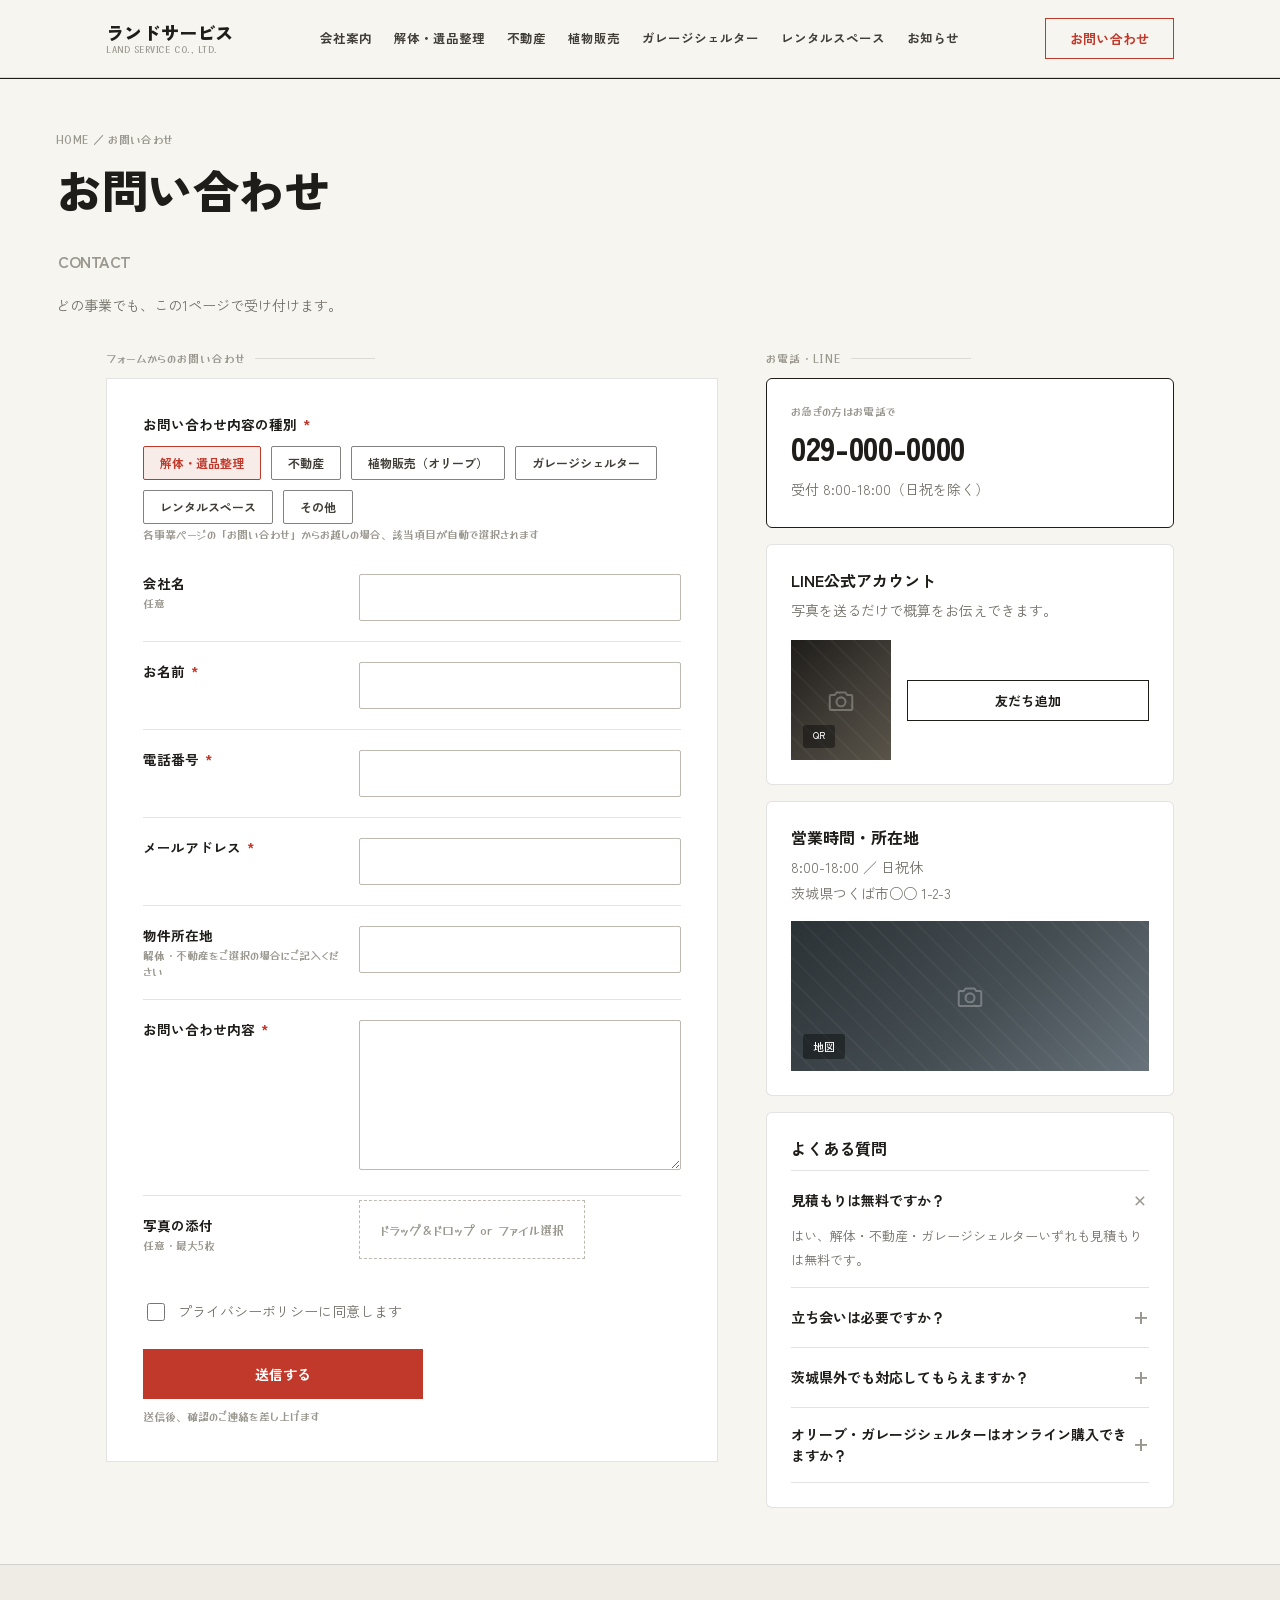
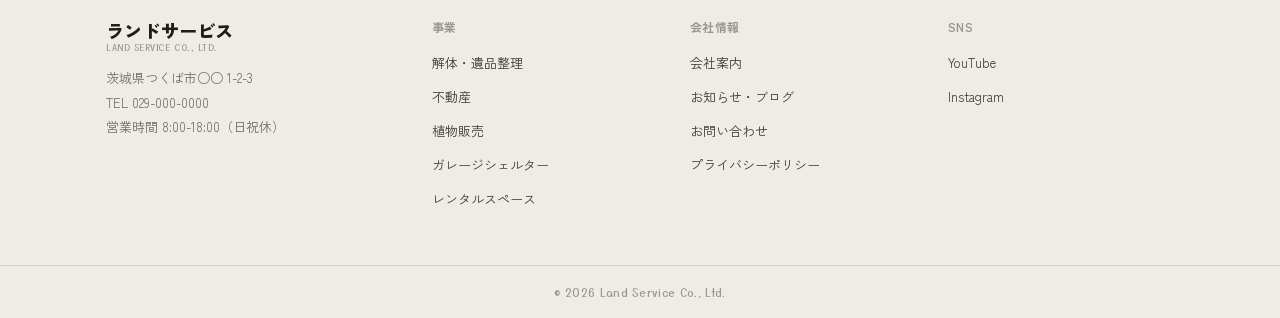
<file: contact.html>
<!DOCTYPE html>
<html lang="ja">
<head>
<meta charset="utf-8">
<meta name="viewport" content="width=device-width, initial-scale=1">
<title>お問い合わせ｜ランドサービス株式会社</title>
<meta name="description" content="解体・遺品整理、不動産、植物販売、ガレージシェルター卸売、レンタルスペース。どの事業でもこの1ページで受け付けます。">
<link href="https://fonts.googleapis.com/css2?family=Zen+Kaku+Gothic+New:wght@400;500;700;900&family=Yusei+Magic&display=swap" rel="stylesheet">
<link rel="stylesheet" href="assets/css/style.css">
</head>
<body>

<header class="site-header">
  <div class="container header-inner">
    <a href="index.html" class="logo">ランドサービス<span>LAND SERVICE CO., LTD.</span></a>
    <nav class="site-nav" id="siteNav">
      <a href="company.html">会社案内</a>
      <a href="kaitai.html">解体・遺品整理</a>
      <a href="fudousan.html">不動産</a>
      <a href="olive.html">植物販売</a>
      <a href="garage.html">ガレージシェルター</a>
      <a href="rental-space.html">レンタルスペース</a>
      <a href="blog.html">お知らせ</a>
    </nav>
    <div class="header-actions">
      <a href="contact.html" class="btn red">お問い合わせ</a>
      <button class="nav-toggle" id="navToggle" aria-label="メニュー" aria-expanded="false"><span></span></button>
    </div>
  </div>
</header>

<div class="page-head">
  <p class="numl" style="margin:0 0 12px">HOME ／ お問い合わせ</p>
  <p class="h1">お問い合わせ<br><span class="sub">CONTACT</span></p>
  <p class="p" style="margin-top:14px">どの事業でも、この1ページで受け付けます。</p>
</div>

<section id="sent" class="section-tight" style="padding-top:0">
  <div class="container row top">

    <div class="col" style="flex:1.5">
      <p class="eyebrow">フォームからのお問い合わせ</p>
      <form class="form-panel" data-contact-form>
        <p class="field-label">お問い合わせ内容の種別 <span class="field-required">*</span></p>
        <div class="radio-group">
          <span class="radio-chip"><input type="radio" name="service" id="svc-kaitai" value="kaitai" checked><label for="svc-kaitai">解体・遺品整理</label></span>
          <span class="radio-chip"><input type="radio" name="service" id="svc-fudousan" value="fudousan"><label for="svc-fudousan">不動産</label></span>
          <span class="radio-chip"><input type="radio" name="service" id="svc-olive" value="olive"><label for="svc-olive">植物販売（オリーブ）</label></span>
          <span class="radio-chip"><input type="radio" name="service" id="svc-garage" value="garage"><label for="svc-garage">ガレージシェルター</label></span>
          <span class="radio-chip"><input type="radio" name="service" id="svc-rental" value="rental"><label for="svc-rental">レンタルスペース</label></span>
          <span class="radio-chip"><input type="radio" name="service" id="svc-other" value="other"><label for="svc-other">その他</label></span>
        </div>
        <p class="field-hint">各事業ページの「お問い合わせ」からお越しの場合、該当項目が自動で選択されます</p>

        <div style="margin-top:12px">
          <div class="field-row">
            <div><p class="field-label">会社名</p><p class="field-hint">任意</p></div>
            <div><input type="text" name="company" autocomplete="organization"></div>
          </div>
          <div class="field-row">
            <div><p class="field-label">お名前 <span class="field-required">*</span></p></div>
            <div><input type="text" name="name" autocomplete="name" required></div>
          </div>
          <div class="field-row">
            <div><p class="field-label">電話番号 <span class="field-required">*</span></p></div>
            <div><input type="tel" name="tel" autocomplete="tel" required></div>
          </div>
          <div class="field-row">
            <div><p class="field-label">メールアドレス <span class="field-required">*</span></p></div>
            <div><input type="email" name="email" autocomplete="email" required></div>
          </div>
          <div class="field-row field-optional" data-field-address hidden>
            <div><p class="field-label">物件所在地</p><p class="field-hint">解体・不動産をご選択の場合にご記入ください</p></div>
            <div><input type="text" name="address"></div>
          </div>
          <div class="field-row">
            <div><p class="field-label">お問い合わせ内容 <span class="field-required">*</span></p></div>
            <div><textarea name="message" required></textarea></div>
          </div>
          <div class="field-row">
            <div><p class="field-label">写真の添付</p><p class="field-hint">任意・最大5枚</p></div>
            <div><label class="upload-box" for="photos">ドラッグ＆ドロップ or ファイル選択<input type="file" id="photos" name="photos" multiple accept="image/*" style="display:none"></label></div>
          </div>
        </div>

        <div class="checkline">
          <input type="checkbox" id="privacy" required>
          <label class="p" for="privacy" style="margin:0">プライバシーポリシーに同意します</label>
        </div>

        <button type="submit" class="btn solid red lg" style="margin-top:24px;width:280px;max-width:100%">送信する</button>
        <p class="field-hint" style="margin-top:10px">送信後、確認のご連絡を差し上げます</p>
      </form>
    </div>

    <div class="col" style="flex:1">
      <p class="eyebrow">お電話・LINE</p>
      <div class="card pad" style="border-width:1.5px;border-color:var(--ink)">
        <p class="numl">お急ぎの方はお電話で</p>
        <p class="h1" style="font-size:32px;margin-top:8px">029-000-0000</p>
        <p class="p" style="margin-top:8px">受付 8:00-18:00（日祝を除く）</p>
      </div>
      <div class="card pad" style="margin-top:16px">
        <p class="h3">LINE公式アカウント</p>
        <p class="p" style="margin-top:6px">写真を送るだけで概算をお伝えできます。</p>
        <div class="row" style="gap:16px;align-items:center;margin-top:16px">
          <div class="ph" style="width:100px;height:100px;flex-shrink:0"><span class="cap" style="font-size:9px">QR</span></div>
          <a href="#" class="btn" style="flex:1">友だち追加</a>
        </div>
      </div>
      <div class="card pad" style="margin-top:16px">
        <p class="h3">営業時間・所在地</p>
        <p class="p" style="margin-top:6px">8:00-18:00 ／ 日祝休<br>茨城県つくば市○○ 1-2-3</p>
        <div class="ph steel" style="height:150px;margin-top:14px"><span class="cap">地図</span></div>
      </div>
      <div class="card pad" style="margin-top:16px">
        <p class="h3">よくある質問</p>
        <div class="faq" style="margin-top:10px">
          <details open>
            <summary>見積もりは無料ですか？</summary>
            <p class="a">はい、解体・不動産・ガレージシェルターいずれも見積もりは無料です。</p>
          </details>
          <details>
            <summary>立ち会いは必要ですか？</summary>
            <p class="a">現地調査の際は、可能な範囲でお立ち会いをお願いしております。難しい場合はご相談ください。</p>
          </details>
          <details>
            <summary>茨城県外でも対応してもらえますか？</summary>
            <p class="a">基本的には茨城県内を中心に対応しております。近隣県については個別にご相談ください。</p>
          </details>
          <details>
            <summary>オリーブ・ガレージシェルターはオンライン購入できますか？</summary>
            <p class="a">現物確認を前提としているため、オンライン購入・カートは設置しておりません。まずはお問い合わせください。</p>
          </details>
        </div>
      </div>
    </div>
  </div>
</section>

<footer class="site-footer">
  <div class="container footer-grid">
    <div class="footer-col footer-brand">
      <div class="logo">ランドサービス<span>LAND SERVICE CO., LTD.</span></div>
      <p class="p">茨城県つくば市○○ 1-2-3<br>TEL 029-000-0000<br>営業時間 8:00-18:00（日祝休）</p>
    </div>
    <div class="footer-col"><h3>事業</h3><ul>
      <li><a href="kaitai.html">解体・遺品整理</a></li>
      <li><a href="fudousan.html">不動産</a></li>
      <li><a href="olive.html">植物販売</a></li>
      <li><a href="garage.html">ガレージシェルター</a></li>
      <li><a href="rental-space.html">レンタルスペース</a></li>
    </ul></div>
    <div class="footer-col"><h3>会社情報</h3><ul>
      <li><a href="company.html">会社案内</a></li>
      <li><a href="blog.html">お知らせ・ブログ</a></li>
      <li><a href="contact.html">お問い合わせ</a></li>
      <li><a href="#">プライバシーポリシー</a></li>
    </ul></div>
    <div class="footer-col"><h3>SNS</h3><ul>
      <li><a href="#">YouTube</a></li>
      <li><a href="#">Instagram</a></li>
    </ul></div>
  </div>
  <div class="footer-bottom"><p class="numl">&copy; 2026 Land Service Co., Ltd.</p></div>
</footer>

<div class="mobile-cta-bar">
  <div class="container">
    <a href="tel:0290000000" class="btn">電話</a>
    <a href="#" class="btn solid red">LINEで相談</a>
    <a href="#sent" class="btn">フォーム</a>
  </div>
</div>

<script src="assets/js/main.js"></script>
</body>
</html>
</file>
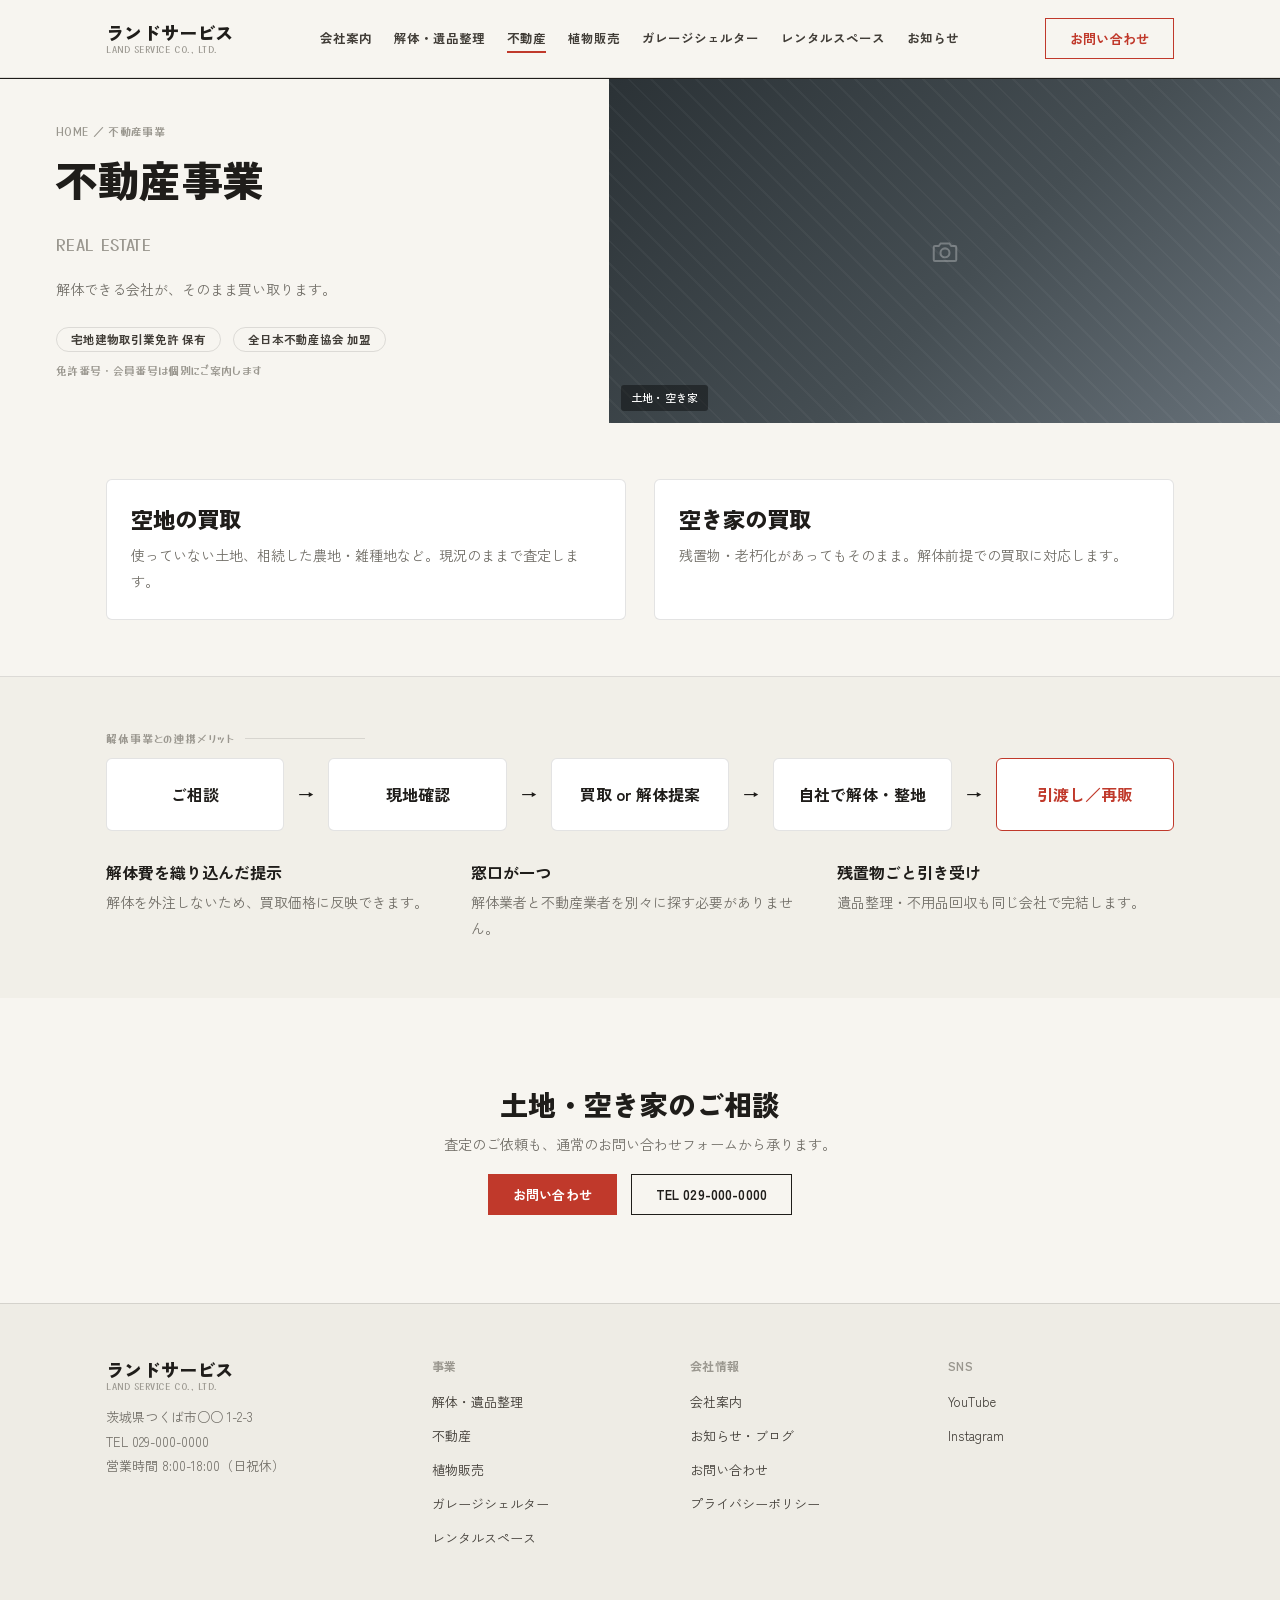
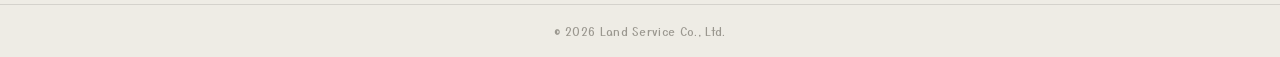
<file: fudousan.html>
<!DOCTYPE html>
<html lang="ja">
<head>
<meta charset="utf-8">
<meta name="viewport" content="width=device-width, initial-scale=1">
<title>不動産事業｜ランドサービス株式会社</title>
<meta name="description" content="解体できる会社が、そのまま買い取ります。空地・空き家の買取。宅地建物取引業免許保有／全日本不動産協会加盟。">
<link href="https://fonts.googleapis.com/css2?family=Zen+Kaku+Gothic+New:wght@400;500;700;900&family=Yusei+Magic&display=swap" rel="stylesheet">
<link rel="stylesheet" href="assets/css/style.css">
</head>
<body>

<header class="site-header">
  <div class="container header-inner">
    <a href="index.html" class="logo">ランドサービス<span>LAND SERVICE CO., LTD.</span></a>
    <nav class="site-nav" id="siteNav">
      <a href="company.html">会社案内</a>
      <a href="kaitai.html">解体・遺品整理</a>
      <a href="fudousan.html" class="active">不動産</a>
      <a href="olive.html">植物販売</a>
      <a href="garage.html">ガレージシェルター</a>
      <a href="rental-space.html">レンタルスペース</a>
      <a href="blog.html">お知らせ</a>
    </nav>
    <div class="header-actions">
      <a href="contact.html" class="btn red">お問い合わせ</a>
      <button class="nav-toggle" id="navToggle" aria-label="メニュー" aria-expanded="false"><span></span></button>
    </div>
  </div>
</header>

<div class="row" style="gap:0;align-items:stretch;border-top:1px solid var(--ink);min-height:320px">
  <div class="col" style="flex:1;padding:44px 56px">
    <p class="numl" style="margin:0 0 12px">HOME ／ 不動産事業</p>
    <p class="h1" style="font-size:42px">不動産事業<br><span class="numl" style="font-size:16px;color:var(--muted-2)">REAL ESTATE</span></p>
    <p class="p" style="margin-top:16px">解体できる会社が、そのまま買い取ります。</p>
    <div style="display:flex;gap:12px;margin-top:24px;flex-wrap:wrap">
      <span class="pill">宅地建物取引業免許 保有</span>
      <span class="pill">全日本不動産協会 加盟</span>
    </div>
    <p class="numl" style="margin-top:10px;color:var(--muted-2)">免許番号・会員番号は個別にご案内します</p>
  </div>
  <div class="col ph steel" style="flex:1.35"><span class="cap">土地・空き家</span></div>
</div>

<section class="section-tight divider">
  <div class="container g2">
    <div class="card pad">
      <p class="h2" style="font-size:22px">空地の買取</p>
      <p class="p" style="margin-top:10px">使っていない土地、相続した農地・雑種地など。現況のままで査定します。</p>
    </div>
    <div class="card pad">
      <p class="h2" style="font-size:22px">空き家の買取</p>
      <p class="p" style="margin-top:10px">残置物・老朽化があってもそのまま。解体前提での買取に対応します。</p>
    </div>
  </div>
</section>

<section class="section-tight section-alt">
  <div class="container">
    <p class="eyebrow">解体事業との連携メリット</p>
    <div class="row" style="align-items:center;margin-bottom:30px;flex-wrap:wrap;gap:14px">
      <div class="col card pad" style="text-align:center;flex:1;min-width:140px"><p class="h3" style="margin:0">ご相談</p></div>
      <span class="h3" style="margin:0">→</span>
      <div class="col card pad" style="text-align:center;flex:1;min-width:140px"><p class="h3" style="margin:0">現地確認</p></div>
      <span class="h3" style="margin:0">→</span>
      <div class="col card pad" style="text-align:center;flex:1;min-width:140px"><p class="h3" style="margin:0">買取 or 解体提案</p></div>
      <span class="h3" style="margin:0">→</span>
      <div class="col card pad" style="text-align:center;flex:1;min-width:140px"><p class="h3" style="margin:0">自社で解体・整地</p></div>
      <span class="h3" style="margin:0">→</span>
      <div class="col card pad" style="text-align:center;flex:1;min-width:140px;border-color:var(--red)"><p class="h3" style="margin:0;color:var(--red)">引渡し／再販</p></div>
    </div>
    <div class="g3">
      <div><p class="h3">解体費を織り込んだ提示</p><p class="p">解体を外注しないため、買取価格に反映できます。</p></div>
      <div><p class="h3">窓口が一つ</p><p class="p">解体業者と不動産業者を別々に探す必要がありません。</p></div>
      <div><p class="h3">残置物ごと引き受け</p><p class="p">遺品整理・不用品回収も同じ会社で完結します。</p></div>
    </div>
  </div>
</section>

<section class="section" style="text-align:center">
  <div class="container">
    <p class="h2">土地・空き家のご相談</p>
    <p class="p">査定のご依頼も、通常のお問い合わせフォームから承ります。</p>
    <div class="cta-row" style="justify-content:center;margin-top:16px">
      <a href="contact.html?service=fudousan" class="btn solid red">お問い合わせ</a>
      <a href="tel:0290000000" class="btn">TEL 029-000-0000</a>
    </div>
  </div>
</section>

<footer class="site-footer">
  <div class="container footer-grid">
    <div class="footer-col footer-brand">
      <div class="logo">ランドサービス<span>LAND SERVICE CO., LTD.</span></div>
      <p class="p">茨城県つくば市○○ 1-2-3<br>TEL 029-000-0000<br>営業時間 8:00-18:00（日祝休）</p>
    </div>
    <div class="footer-col"><h3>事業</h3><ul>
      <li><a href="kaitai.html">解体・遺品整理</a></li>
      <li><a href="fudousan.html">不動産</a></li>
      <li><a href="olive.html">植物販売</a></li>
      <li><a href="garage.html">ガレージシェルター</a></li>
      <li><a href="rental-space.html">レンタルスペース</a></li>
    </ul></div>
    <div class="footer-col"><h3>会社情報</h3><ul>
      <li><a href="company.html">会社案内</a></li>
      <li><a href="blog.html">お知らせ・ブログ</a></li>
      <li><a href="contact.html">お問い合わせ</a></li>
      <li><a href="#">プライバシーポリシー</a></li>
    </ul></div>
    <div class="footer-col"><h3>SNS</h3><ul>
      <li><a href="#">YouTube</a></li>
      <li><a href="#">Instagram</a></li>
    </ul></div>
  </div>
  <div class="footer-bottom"><p class="numl">&copy; 2026 Land Service Co., Ltd.</p></div>
</footer>

<div class="mobile-cta-bar">
  <div class="container">
    <a href="tel:0290000000" class="btn">電話</a>
    <a href="contact.html?service=fudousan" class="btn solid red">お問い合わせ</a>
    <a href="#" class="btn">LINE</a>
  </div>
</div>

<script src="assets/js/main.js"></script>
</body>
</html>
</file>
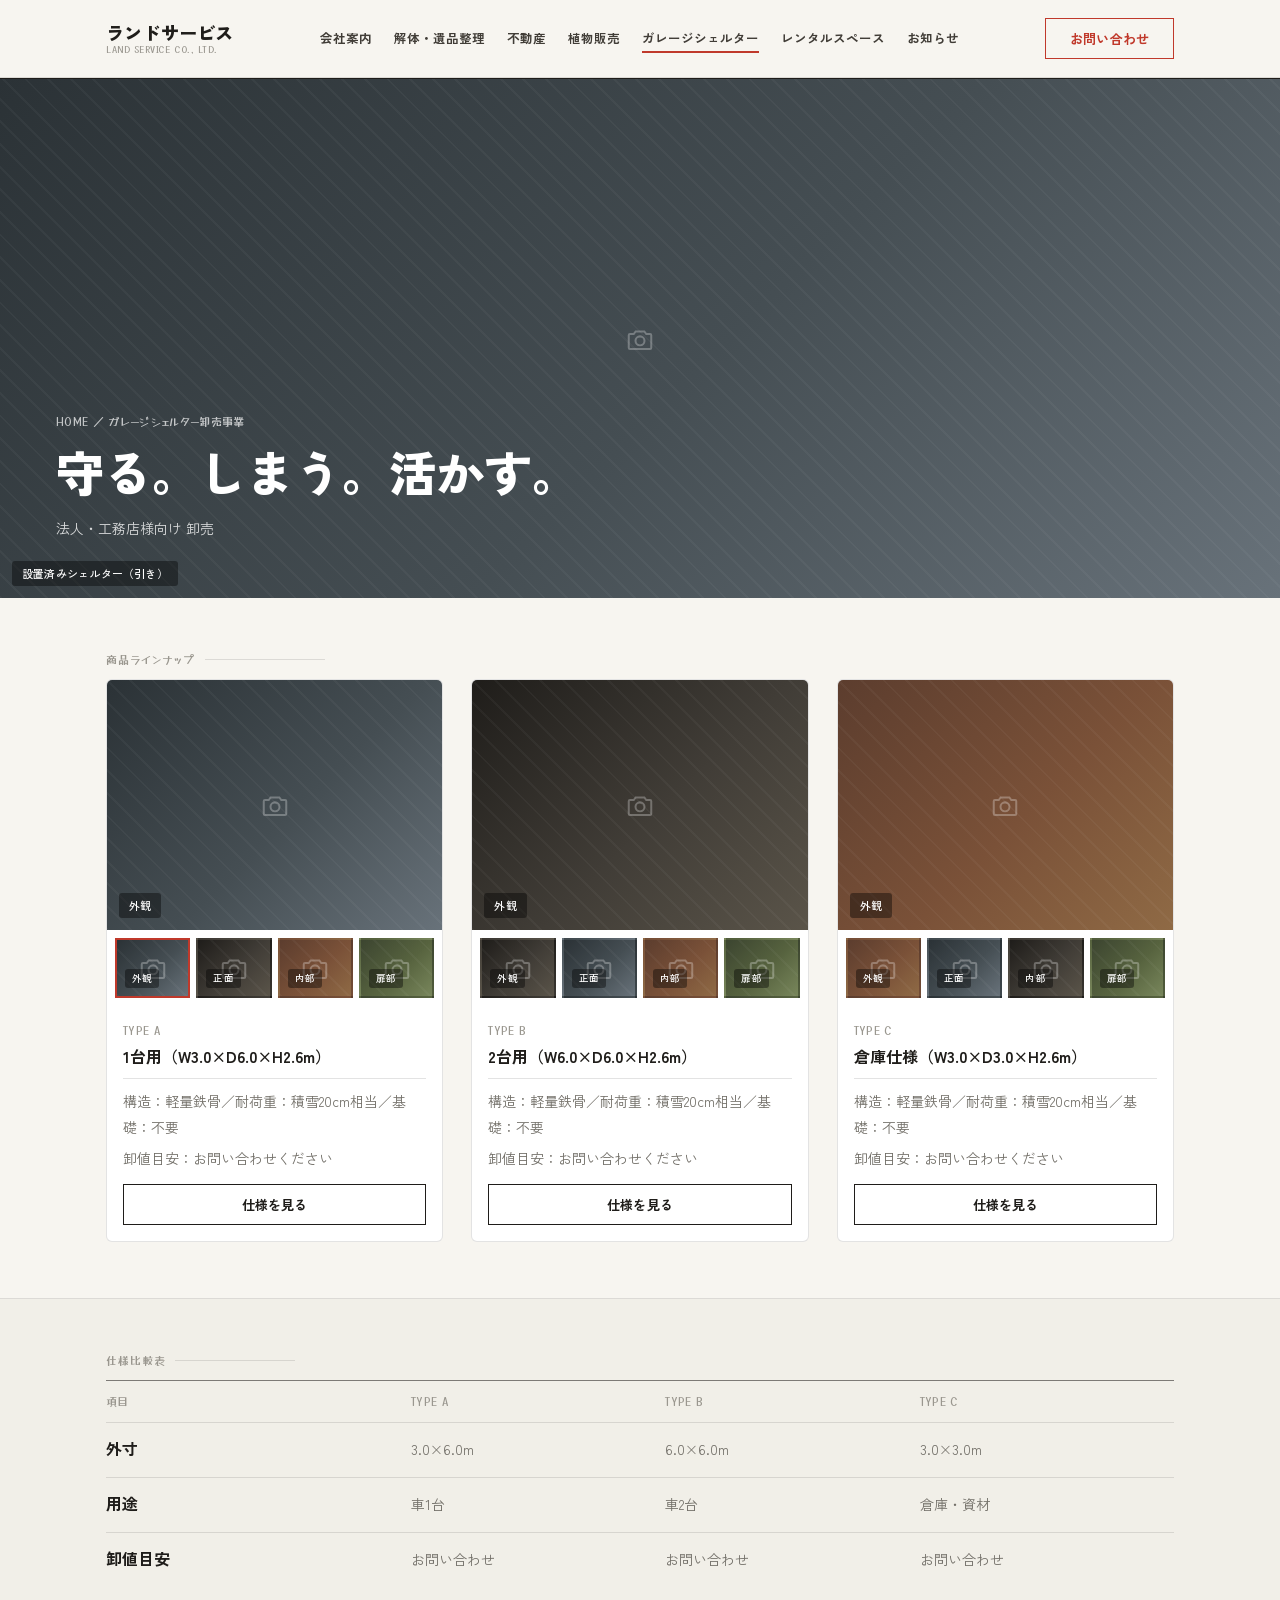
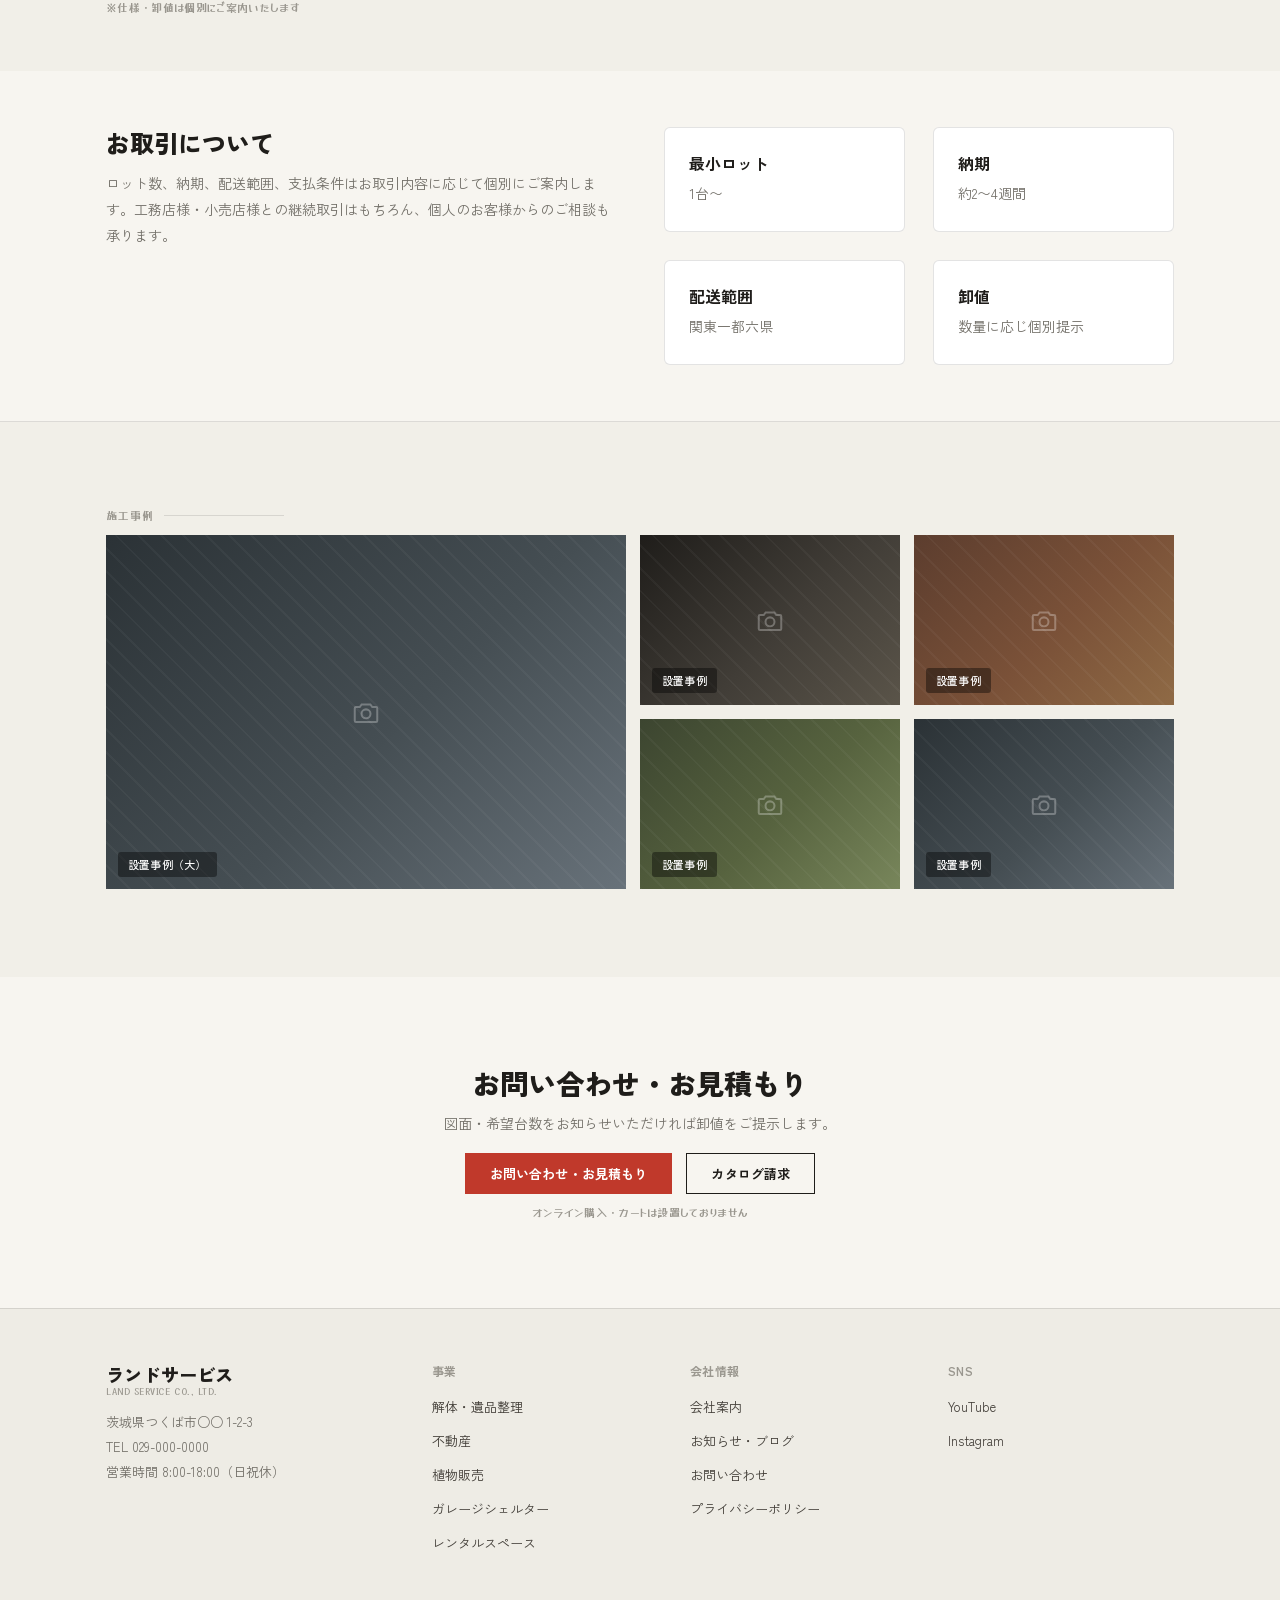
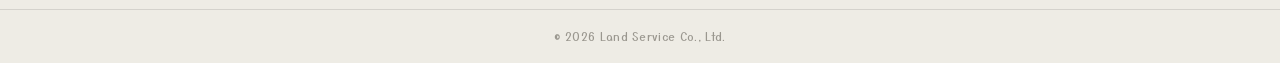
<file: garage.html>
<!DOCTYPE html>
<html lang="ja">
<head>
<meta charset="utf-8">
<meta name="viewport" content="width=device-width, initial-scale=1">
<title>ガレージシェルター卸売事業｜ランドサービス株式会社</title>
<meta name="description" content="法人・工務店様向けガレージシェルターの卸売。サイズ・仕様を幅広くラインナップ。">
<link href="https://fonts.googleapis.com/css2?family=Zen+Kaku+Gothic+New:wght@400;500;700;900&family=Yusei+Magic&display=swap" rel="stylesheet">
<link rel="stylesheet" href="assets/css/style.css">
</head>
<body>

<header class="site-header">
  <div class="container header-inner">
    <a href="index.html" class="logo">ランドサービス<span>LAND SERVICE CO., LTD.</span></a>
    <nav class="site-nav" id="siteNav">
      <a href="company.html">会社案内</a>
      <a href="kaitai.html">解体・遺品整理</a>
      <a href="fudousan.html">不動産</a>
      <a href="olive.html">植物販売</a>
      <a href="garage.html" class="active">ガレージシェルター</a>
      <a href="rental-space.html">レンタルスペース</a>
      <a href="blog.html">お知らせ</a>
    </nav>
    <div class="header-actions">
      <a href="contact.html" class="btn red">お問い合わせ</a>
      <button class="nav-toggle" id="navToggle" aria-label="メニュー" aria-expanded="false"><span></span></button>
    </div>
  </div>
</header>

<div class="ph steel" style="height:520px;border-top:1px solid var(--ink)">
  <div style="position:absolute;left:56px;bottom:56px;text-align:left;z-index:1">
    <p class="numl" style="margin:0 0 10px;color:rgba(255,255,255,.7)">HOME ／ ガレージシェルター卸売事業</p>
    <p class="h1" style="font-size:48px;color:#fff">守る。しまう。活かす。</p>
    <p class="p" style="margin-top:14px;color:rgba(255,255,255,.8)">法人・工務店様向け 卸売</p>
  </div>
  <span class="cap">設置済みシェルター（引き）</span>
</div>

<section class="section-tight divider">
  <div class="container">
    <p class="eyebrow">商品ラインナップ</p>
    <div class="g3" data-gallery>
      <div class="card">
        <div class="ph steel" style="height:250px" data-gallery-main><span class="cap">外観</span></div>
        <div style="display:flex;gap:6px;padding:8px">
          <div class="ph thumb steel active" style="height:52px" data-gallery-thumb data-tone="steel"><span class="cap">外観</span></div>
          <div class="ph thumb" style="height:52px" data-gallery-thumb data-tone=""><span class="cap">正面</span></div>
          <div class="ph thumb warm" style="height:52px" data-gallery-thumb data-tone="warm"><span class="cap">内部</span></div>
          <div class="ph thumb olive" style="height:52px" data-gallery-thumb data-tone="olive"><span class="cap">扉部</span></div>
        </div>
        <div style="padding:16px">
          <p class="numl">TYPE A</p>
          <p class="h3" style="margin-top:6px">1台用（W3.0×D6.0×H2.6m）</p>
          <div class="hairline-top" style="margin-top:10px;padding-top:10px">
            <p class="p">構造：軽量鉄骨／耐荷重：積雪20cm相当／基礎：不要</p>
            <p class="p" style="margin-top:6px">卸値目安：お問い合わせください</p>
          </div>
          <a href="#compare" class="btn block" style="margin-top:12px">仕様を見る</a>
        </div>
      </div>
      <div class="card">
        <div class="ph" style="height:250px"><span class="cap">外観</span></div>
        <div style="display:flex;gap:6px;padding:8px">
          <div class="ph thumb" style="height:52px"><span class="cap">外観</span></div>
          <div class="ph thumb steel" style="height:52px"><span class="cap">正面</span></div>
          <div class="ph thumb warm" style="height:52px"><span class="cap">内部</span></div>
          <div class="ph thumb olive" style="height:52px"><span class="cap">扉部</span></div>
        </div>
        <div style="padding:16px">
          <p class="numl">TYPE B</p>
          <p class="h3" style="margin-top:6px">2台用（W6.0×D6.0×H2.6m）</p>
          <div class="hairline-top" style="margin-top:10px;padding-top:10px">
            <p class="p">構造：軽量鉄骨／耐荷重：積雪20cm相当／基礎：不要</p>
            <p class="p" style="margin-top:6px">卸値目安：お問い合わせください</p>
          </div>
          <a href="#compare" class="btn block" style="margin-top:12px">仕様を見る</a>
        </div>
      </div>
      <div class="card">
        <div class="ph warm" style="height:250px"><span class="cap">外観</span></div>
        <div style="display:flex;gap:6px;padding:8px">
          <div class="ph thumb warm" style="height:52px"><span class="cap">外観</span></div>
          <div class="ph thumb steel" style="height:52px"><span class="cap">正面</span></div>
          <div class="ph thumb" style="height:52px"><span class="cap">内部</span></div>
          <div class="ph thumb olive" style="height:52px"><span class="cap">扉部</span></div>
        </div>
        <div style="padding:16px">
          <p class="numl">TYPE C</p>
          <p class="h3" style="margin-top:6px">倉庫仕様（W3.0×D3.0×H2.6m）</p>
          <div class="hairline-top" style="margin-top:10px;padding-top:10px">
            <p class="p">構造：軽量鉄骨／耐荷重：積雪20cm相当／基礎：不要</p>
            <p class="p" style="margin-top:6px">卸値目安：お問い合わせください</p>
          </div>
          <a href="#compare" class="btn block" style="margin-top:12px">仕様を見る</a>
        </div>
      </div>
    </div>
  </div>
</section>

<section class="section-tight section-alt" id="compare">
  <div class="container">
    <p class="eyebrow">仕様比較表</p>
    <div style="overflow-x:auto">
      <div style="display:grid;grid-template-columns:1.2fr 1fr 1fr 1fr;border-top:1px solid var(--line-strong);min-width:560px">
        <div style="padding:12px 0"><p class="numl">項目</p></div><div style="padding:12px 0"><p class="numl">TYPE A</p></div><div style="padding:12px 0"><p class="numl">TYPE B</p></div><div style="padding:12px 0"><p class="numl">TYPE C</p></div>
        <div style="padding:14px 0;border-top:1px solid var(--line)"><p class="h3" style="margin:0">外寸</p></div><div style="padding:14px 0;border-top:1px solid var(--line)"><p class="p">3.0×6.0m</p></div><div style="padding:14px 0;border-top:1px solid var(--line)"><p class="p">6.0×6.0m</p></div><div style="padding:14px 0;border-top:1px solid var(--line)"><p class="p">3.0×3.0m</p></div>
        <div style="padding:14px 0;border-top:1px solid var(--line)"><p class="h3" style="margin:0">用途</p></div><div style="padding:14px 0;border-top:1px solid var(--line)"><p class="p">車1台</p></div><div style="padding:14px 0;border-top:1px solid var(--line)"><p class="p">車2台</p></div><div style="padding:14px 0;border-top:1px solid var(--line)"><p class="p">倉庫・資材</p></div>
        <div style="padding:14px 0;border-top:1px solid var(--line)"><p class="h3" style="margin:0">卸値目安</p></div><div style="padding:14px 0;border-top:1px solid var(--line)"><p class="p">お問い合わせ</p></div><div style="padding:14px 0;border-top:1px solid var(--line)"><p class="p">お問い合わせ</p></div><div style="padding:14px 0;border-top:1px solid var(--line)"><p class="p">お問い合わせ</p></div>
      </div>
    </div>
    <p class="numl" style="margin-top:12px;color:var(--muted-2)">※仕様・卸値は個別にご案内いたします</p>
  </div>
</section>

<section class="section-tight divider">
  <div class="container row top">
    <div class="col">
      <p class="h2" style="font-size:24px">お取引について</p>
      <p class="p" style="margin-top:12px">ロット数、納期、配送範囲、支払条件はお取引内容に応じて個別にご案内します。工務店様・小売店様との継続取引はもちろん、個人のお客様からのご相談も承ります。</p>
    </div>
    <div class="col g2" style="flex:1">
      <div class="card pad"><p class="h3">最小ロット</p><p class="p">1台〜</p></div>
      <div class="card pad"><p class="h3">納期</p><p class="p">約2〜4週間</p></div>
      <div class="card pad"><p class="h3">配送範囲</p><p class="p">関東一都六県</p></div>
      <div class="card pad"><p class="h3">卸値</p><p class="p">数量に応じ個別提示</p></div>
    </div>
  </div>
</section>

<section class="section section-alt">
  <div class="container">
    <p class="eyebrow">施工事例</p>
    <div style="display:grid;grid-template-columns:2fr 1fr 1fr;grid-template-rows:170px 170px;gap:14px">
      <div class="ph steel" style="grid-row:span 2"><span class="cap">設置事例（大）</span></div>
      <div class="ph"><span class="cap">設置事例</span></div>
      <div class="ph warm"><span class="cap">設置事例</span></div>
      <div class="ph olive"><span class="cap">設置事例</span></div>
      <div class="ph steel"><span class="cap">設置事例</span></div>
    </div>
  </div>
</section>

<section class="section" style="text-align:center">
  <div class="container">
    <p class="h2">お問い合わせ・お見積もり</p>
    <p class="p">図面・希望台数をお知らせいただければ卸値をご提示します。</p>
    <div class="cta-row" style="justify-content:center;margin-top:16px">
      <a href="contact.html?service=garage" class="btn solid red">お問い合わせ・お見積もり</a>
      <a href="contact.html?service=garage" class="btn">カタログ請求</a>
    </div>
    <p class="numl" style="margin-top:10px;color:var(--muted-2)">オンライン購入・カートは設置しておりません</p>
  </div>
</section>

<footer class="site-footer">
  <div class="container footer-grid">
    <div class="footer-col footer-brand">
      <div class="logo">ランドサービス<span>LAND SERVICE CO., LTD.</span></div>
      <p class="p">茨城県つくば市○○ 1-2-3<br>TEL 029-000-0000<br>営業時間 8:00-18:00（日祝休）</p>
    </div>
    <div class="footer-col"><h3>事業</h3><ul>
      <li><a href="kaitai.html">解体・遺品整理</a></li>
      <li><a href="fudousan.html">不動産</a></li>
      <li><a href="olive.html">植物販売</a></li>
      <li><a href="garage.html">ガレージシェルター</a></li>
      <li><a href="rental-space.html">レンタルスペース</a></li>
    </ul></div>
    <div class="footer-col"><h3>会社情報</h3><ul>
      <li><a href="company.html">会社案内</a></li>
      <li><a href="blog.html">お知らせ・ブログ</a></li>
      <li><a href="contact.html">お問い合わせ</a></li>
      <li><a href="#">プライバシーポリシー</a></li>
    </ul></div>
    <div class="footer-col"><h3>SNS</h3><ul>
      <li><a href="#">YouTube</a></li>
      <li><a href="#">Instagram</a></li>
    </ul></div>
  </div>
  <div class="footer-bottom"><p class="numl">&copy; 2026 Land Service Co., Ltd.</p></div>
</footer>

<div class="mobile-cta-bar">
  <div class="container">
    <a href="tel:0290000000" class="btn">電話</a>
    <a href="contact.html?service=garage" class="btn solid red">お見積もり</a>
    <a href="#" class="btn">LINE</a>
  </div>
</div>

<script src="assets/js/main.js"></script>
</body>
</html>
</file>
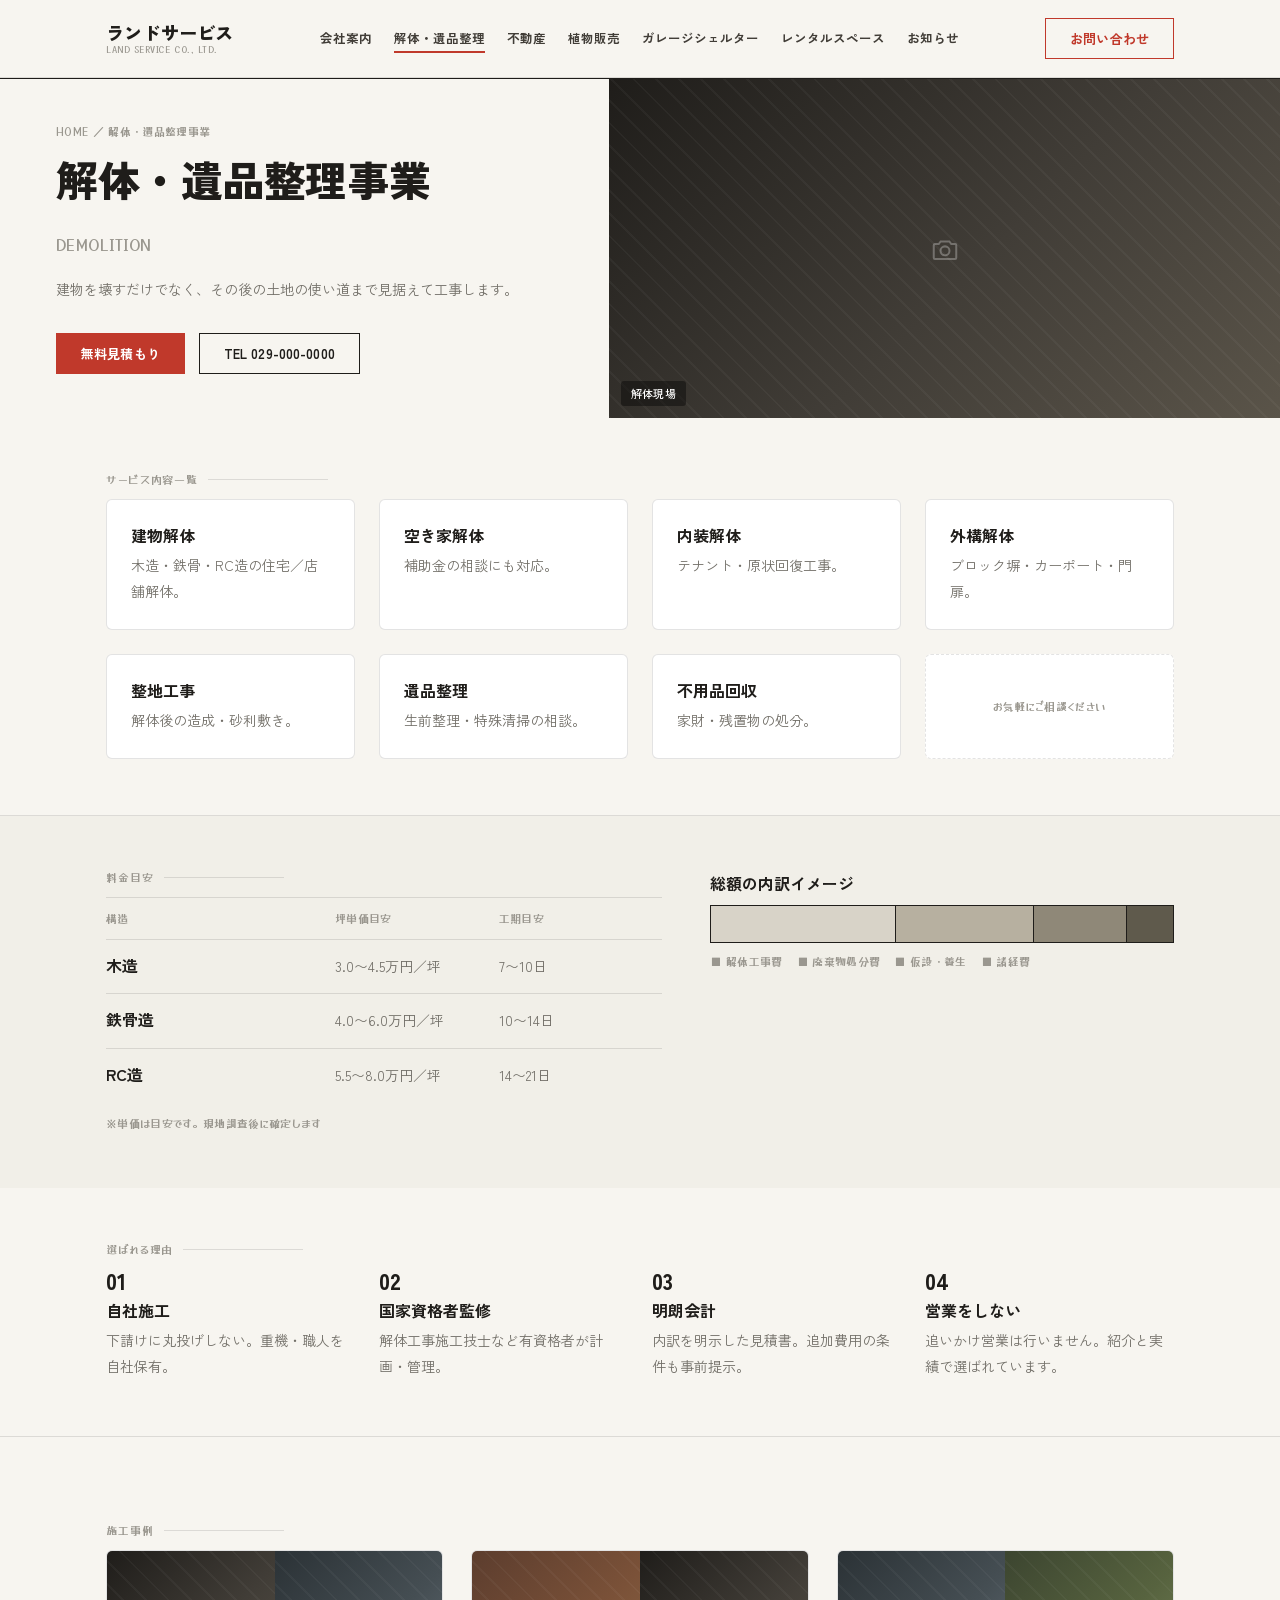
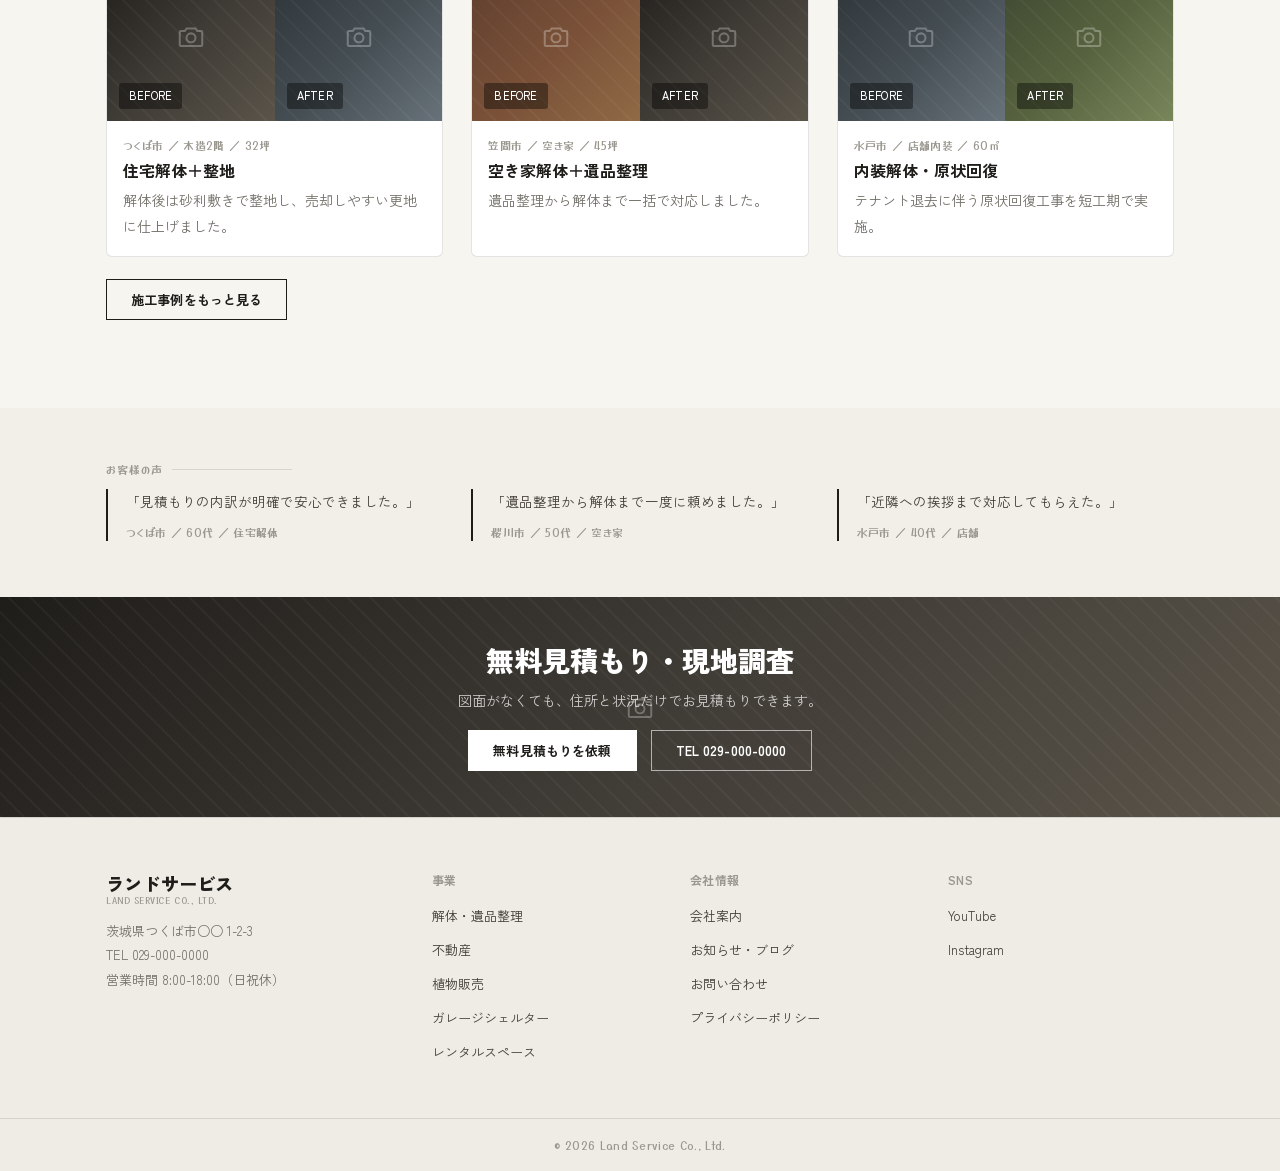
<file: kaitai.html>
<!DOCTYPE html>
<html lang="ja">
<head>
<meta charset="utf-8">
<meta name="viewport" content="width=device-width, initial-scale=1">
<title>解体・遺品整理事業｜ランドサービス株式会社</title>
<meta name="description" content="建物解体・空き家解体・内装解体・外構解体・整地工事・遺品整理・不用品回収。自社施工と国家資格者監修の明朗会計。">
<link href="https://fonts.googleapis.com/css2?family=Zen+Kaku+Gothic+New:wght@400;500;700;900&family=Yusei+Magic&display=swap" rel="stylesheet">
<link rel="stylesheet" href="assets/css/style.css">
</head>
<body>

<header class="site-header">
  <div class="container header-inner">
    <a href="index.html" class="logo">ランドサービス<span>LAND SERVICE CO., LTD.</span></a>
    <nav class="site-nav" id="siteNav">
      <a href="company.html">会社案内</a>
      <a href="kaitai.html" class="active">解体・遺品整理</a>
      <a href="fudousan.html">不動産</a>
      <a href="olive.html">植物販売</a>
      <a href="garage.html">ガレージシェルター</a>
      <a href="rental-space.html">レンタルスペース</a>
      <a href="blog.html">お知らせ</a>
    </nav>
    <div class="header-actions">
      <a href="contact.html" class="btn red">お問い合わせ</a>
      <button class="nav-toggle" id="navToggle" aria-label="メニュー" aria-expanded="false"><span></span></button>
    </div>
  </div>
</header>

<div class="row" style="gap:0;align-items:stretch;border-top:1px solid var(--ink);min-height:340px">
  <div class="col" style="flex:1;display:flex;flex-direction:column;justify-content:space-between;padding:44px 56px">
    <div>
      <p class="numl" style="margin:0 0 12px">HOME ／ 解体・遺品整理事業</p>
      <p class="h1" style="font-size:42px">解体・遺品整理事業<br><span class="numl" style="font-size:16px;color:var(--muted-2)">DEMOLITION</span></p>
      <p class="p" style="margin-top:16px">建物を壊すだけでなく、その後の土地の使い道まで見据えて工事します。</p>
    </div>
    <div class="cta-row">
      <a href="contact.html?service=kaitai" class="btn solid red">無料見積もり</a>
      <a href="tel:0290000000" class="btn">TEL 029-000-0000</a>
    </div>
  </div>
  <div class="col ph" style="flex:1.35"><span class="cap">解体現場</span></div>
</div>

<section class="section-tight divider">
  <div class="container">
    <p class="eyebrow">サービス内容一覧</p>
    <div class="g4">
      <div class="card pad"><p class="h3">建物解体</p><p class="p">木造・鉄骨・RC造の住宅／店舗解体。</p></div>
      <div class="card pad"><p class="h3">空き家解体</p><p class="p">補助金の相談にも対応。</p></div>
      <div class="card pad"><p class="h3">内装解体</p><p class="p">テナント・原状回復工事。</p></div>
      <div class="card pad"><p class="h3">外構解体</p><p class="p">ブロック塀・カーポート・門扉。</p></div>
      <div class="card pad"><p class="h3">整地工事</p><p class="p">解体後の造成・砂利敷き。</p></div>
      <div class="card pad"><p class="h3">遺品整理</p><p class="p">生前整理・特殊清掃の相談。</p></div>
      <div class="card pad"><p class="h3">不用品回収</p><p class="p">家財・残置物の処分。</p></div>
      <div class="card pad" style="display:flex;align-items:center;justify-content:center;border-style:dashed"><a href="contact.html?service=kaitai" class="numl">お気軽にご相談ください</a></div>
    </div>
  </div>
</section>

<section class="section-tight section-alt">
  <div class="container row top">
    <div class="col" style="flex:1.2">
      <p class="eyebrow">料金目安</p>
      <div style="display:grid;grid-template-columns:1.4fr 1fr 1fr;border-top:1px solid var(--line)">
        <div style="padding:12px 0"><p class="numl">構造</p></div><div style="padding:12px 0"><p class="numl">坪単価目安</p></div><div style="padding:12px 0"><p class="numl">工期目安</p></div>
        <div style="padding:14px 0;border-top:1px solid var(--line)"><p class="h3" style="margin:0">木造</p></div><div style="padding:14px 0;border-top:1px solid var(--line)"><p class="p">3.0〜4.5万円／坪</p></div><div style="padding:14px 0;border-top:1px solid var(--line)"><p class="p">7〜10日</p></div>
        <div style="padding:14px 0;border-top:1px solid var(--line)"><p class="h3" style="margin:0">鉄骨造</p></div><div style="padding:14px 0;border-top:1px solid var(--line)"><p class="p">4.0〜6.0万円／坪</p></div><div style="padding:14px 0;border-top:1px solid var(--line)"><p class="p">10〜14日</p></div>
        <div style="padding:14px 0;border-top:1px solid var(--line)"><p class="h3" style="margin:0">RC造</p></div><div style="padding:14px 0;border-top:1px solid var(--line)"><p class="p">5.5〜8.0万円／坪</p></div><div style="padding:14px 0;border-top:1px solid var(--line)"><p class="p">14〜21日</p></div>
      </div>
      <p class="numl" style="margin-top:12px;color:var(--muted-2)">※単価は目安です。現地調査後に確定します</p>
    </div>
    <div class="col">
      <p class="h3">総額の内訳イメージ</p>
      <div style="display:flex;height:38px;border:1px solid var(--ink);margin-top:10px">
        <div style="flex:4;background:#d8d3c8;border-right:1px solid var(--ink)"></div>
        <div style="flex:3;background:#b7b0a0;border-right:1px solid var(--ink)"></div>
        <div style="flex:2;background:#8f8878;border-right:1px solid var(--ink)"></div>
        <div style="flex:1;background:#5f5a4c"></div>
      </div>
      <div style="display:flex;gap:14px;margin-top:10px;flex-wrap:wrap">
        <p class="numl">■ 解体工事費</p><p class="numl">■ 廃棄物処分費</p><p class="numl">■ 仮設・養生</p><p class="numl">■ 諸経費</p>
      </div>
    </div>
  </div>
</section>

<section class="section-tight divider">
  <div class="container">
    <p class="eyebrow">選ばれる理由</p>
    <div class="g4">
      <div><p class="stat-num" style="font-size:22px">01</p><p class="h3" style="margin-top:8px">自社施工</p><p class="p">下請けに丸投げしない。重機・職人を自社保有。</p></div>
      <div><p class="stat-num" style="font-size:22px">02</p><p class="h3" style="margin-top:8px">国家資格者監修</p><p class="p">解体工事施工技士など有資格者が計画・管理。</p></div>
      <div><p class="stat-num" style="font-size:22px">03</p><p class="h3" style="margin-top:8px">明朗会計</p><p class="p">内訳を明示した見積書。追加費用の条件も事前提示。</p></div>
      <div><p class="stat-num" style="font-size:22px">04</p><p class="h3" style="margin-top:8px">営業をしない</p><p class="p">追いかけ営業は行いません。紹介と実績で選ばれています。</p></div>
    </div>
  </div>
</section>

<section class="section">
  <div class="container">
    <p class="eyebrow">施工事例</p>
    <div class="g3">
      <div class="card">
        <div style="display:flex">
          <div class="ph" style="flex:1;height:170px"><span class="cap">BEFORE</span></div>
          <div class="ph steel" style="flex:1;height:170px"><span class="cap">AFTER</span></div>
        </div>
        <div style="padding:16px">
          <p class="numl">つくば市 ／ 木造2階 ／ 32坪</p>
          <p class="h3" style="margin-top:6px">住宅解体＋整地</p>
          <p class="p">解体後は砂利敷きで整地し、売却しやすい更地に仕上げました。</p>
        </div>
      </div>
      <div class="card">
        <div style="display:flex">
          <div class="ph warm" style="flex:1;height:170px"><span class="cap">BEFORE</span></div>
          <div class="ph" style="flex:1;height:170px"><span class="cap">AFTER</span></div>
        </div>
        <div style="padding:16px">
          <p class="numl">笠間市 ／ 空き家 ／ 45坪</p>
          <p class="h3" style="margin-top:6px">空き家解体＋遺品整理</p>
          <p class="p">遺品整理から解体まで一括で対応しました。</p>
        </div>
      </div>
      <div class="card">
        <div style="display:flex">
          <div class="ph steel" style="flex:1;height:170px"><span class="cap">BEFORE</span></div>
          <div class="ph olive" style="flex:1;height:170px"><span class="cap">AFTER</span></div>
        </div>
        <div style="padding:16px">
          <p class="numl">水戸市 ／ 店舗内装 ／ 60㎡</p>
          <p class="h3" style="margin-top:6px">内装解体・原状回復</p>
          <p class="p">テナント退去に伴う原状回復工事を短工期で実施。</p>
        </div>
      </div>
    </div>
    <a href="blog.html" class="btn" style="margin-top:22px">施工事例をもっと見る</a>
  </div>
</section>

<section class="section-tight section-alt">
  <div class="container">
    <p class="eyebrow">お客様の声</p>
    <div class="g3">
      <div class="quote"><p class="p">「見積もりの内訳が明確で安心できました。」</p><p class="numl" style="margin-top:10px">つくば市 ／ 60代 ／ 住宅解体</p></div>
      <div class="quote"><p class="p">「遺品整理から解体まで一度に頼めました。」</p><p class="numl" style="margin-top:10px">桜川市 ／ 50代 ／ 空き家</p></div>
      <div class="quote"><p class="p">「近隣への挨拶まで対応してもらえた。」</p><p class="numl" style="margin-top:10px">水戸市 ／ 40代 ／ 店舗</p></div>
    </div>
  </div>
</section>

<section class="ph" style="height:220px">
  <div style="position:absolute;inset:0;display:flex;align-items:center;justify-content:center;text-align:center;z-index:1">
    <div>
      <p class="h2" style="color:#fff">無料見積もり・現地調査</p>
      <p class="p" style="color:rgba(255,255,255,.75)">図面がなくても、住所と状況だけでお見積もりできます。</p>
      <div class="cta-row" style="justify-content:center;margin-top:16px">
        <a href="contact.html?service=kaitai" class="btn solid" style="background:#fff;color:var(--ink);border-color:#fff">無料見積もりを依頼</a>
        <a href="tel:0290000000" class="btn ghost">TEL 029-000-0000</a>
      </div>
    </div>
  </div>
</section>

<footer class="site-footer">
  <div class="container footer-grid">
    <div class="footer-col footer-brand">
      <div class="logo">ランドサービス<span>LAND SERVICE CO., LTD.</span></div>
      <p class="p">茨城県つくば市○○ 1-2-3<br>TEL 029-000-0000<br>営業時間 8:00-18:00（日祝休）</p>
    </div>
    <div class="footer-col"><h3>事業</h3><ul>
      <li><a href="kaitai.html">解体・遺品整理</a></li>
      <li><a href="fudousan.html">不動産</a></li>
      <li><a href="olive.html">植物販売</a></li>
      <li><a href="garage.html">ガレージシェルター</a></li>
      <li><a href="rental-space.html">レンタルスペース</a></li>
    </ul></div>
    <div class="footer-col"><h3>会社情報</h3><ul>
      <li><a href="company.html">会社案内</a></li>
      <li><a href="blog.html">お知らせ・ブログ</a></li>
      <li><a href="contact.html">お問い合わせ</a></li>
      <li><a href="#">プライバシーポリシー</a></li>
    </ul></div>
    <div class="footer-col"><h3>SNS</h3><ul>
      <li><a href="#">YouTube</a></li>
      <li><a href="#">Instagram</a></li>
    </ul></div>
  </div>
  <div class="footer-bottom"><p class="numl">&copy; 2026 Land Service Co., Ltd.</p></div>
</footer>

<div class="mobile-cta-bar">
  <div class="container">
    <a href="tel:0290000000" class="btn">電話</a>
    <a href="contact.html?service=kaitai" class="btn solid red">無料見積もり</a>
    <a href="#" class="btn">LINE</a>
  </div>
</div>

<script src="assets/js/main.js"></script>
</body>
</html>
</file>
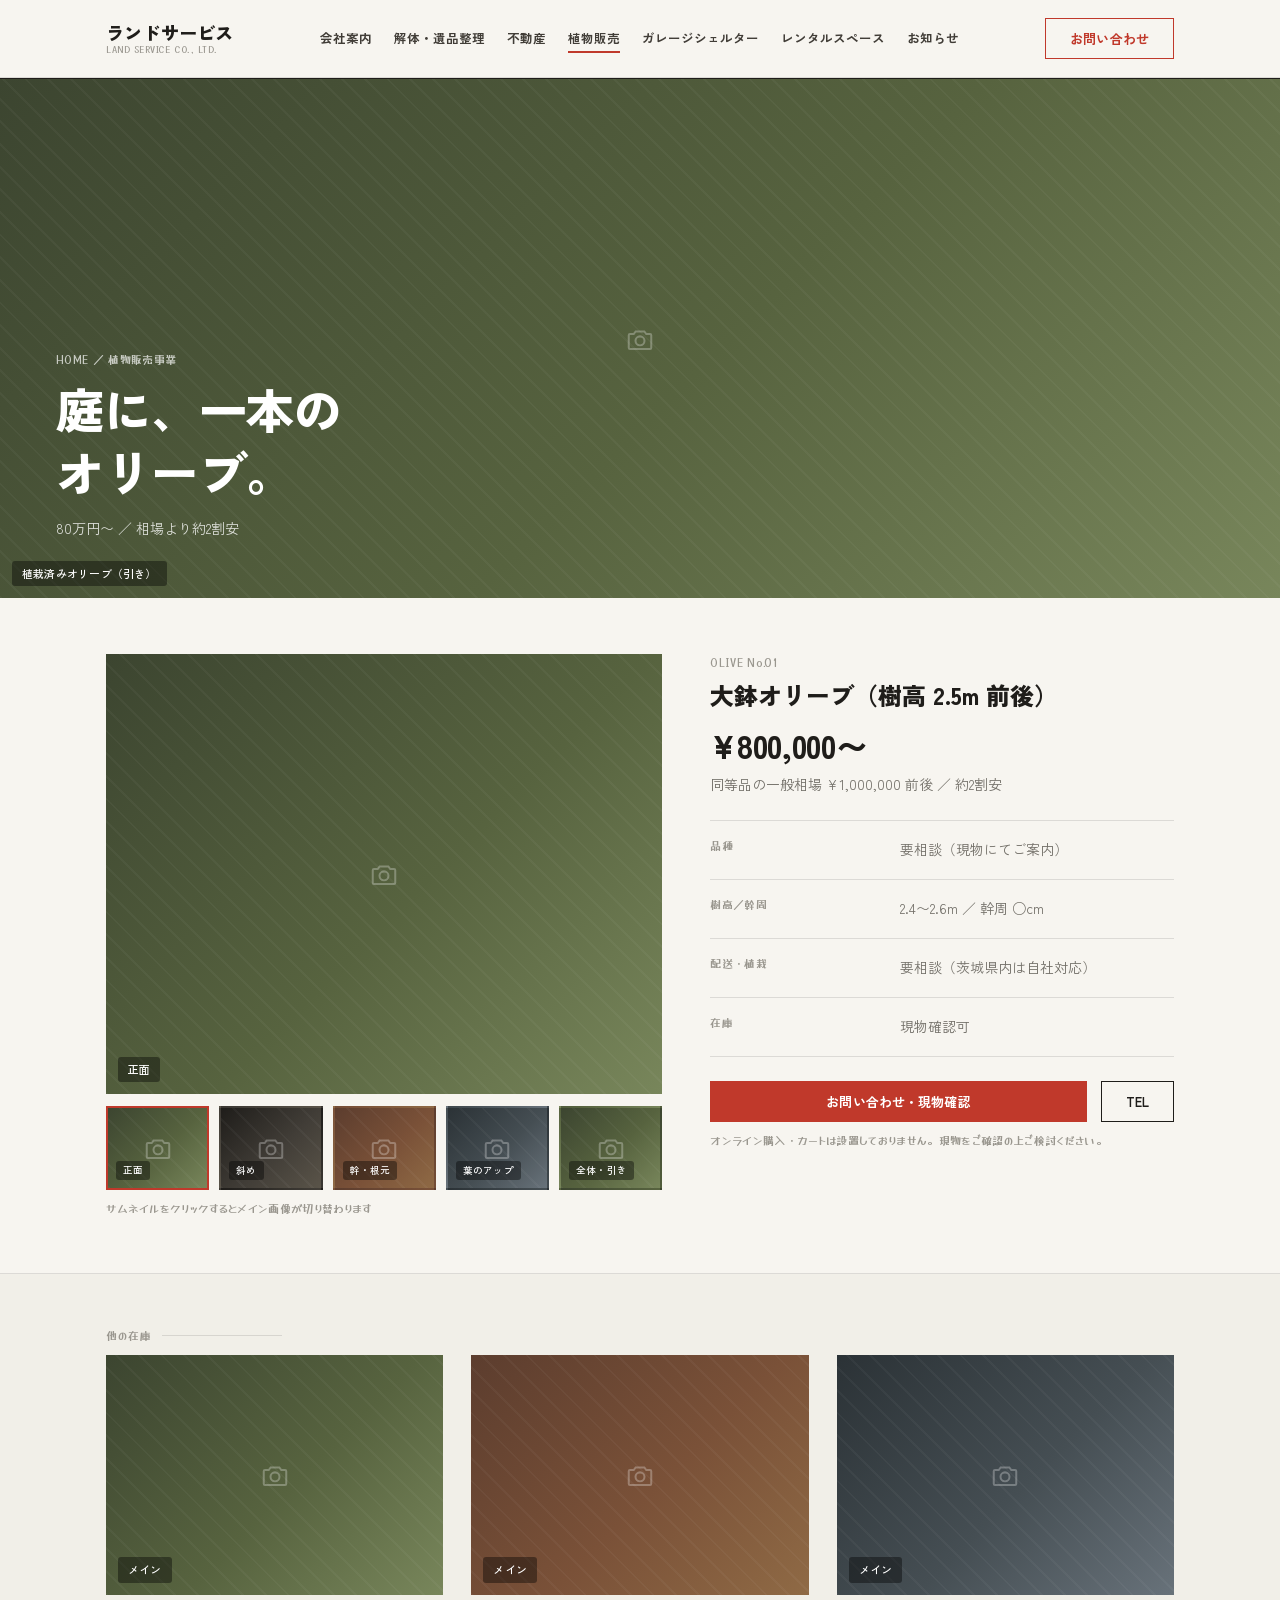
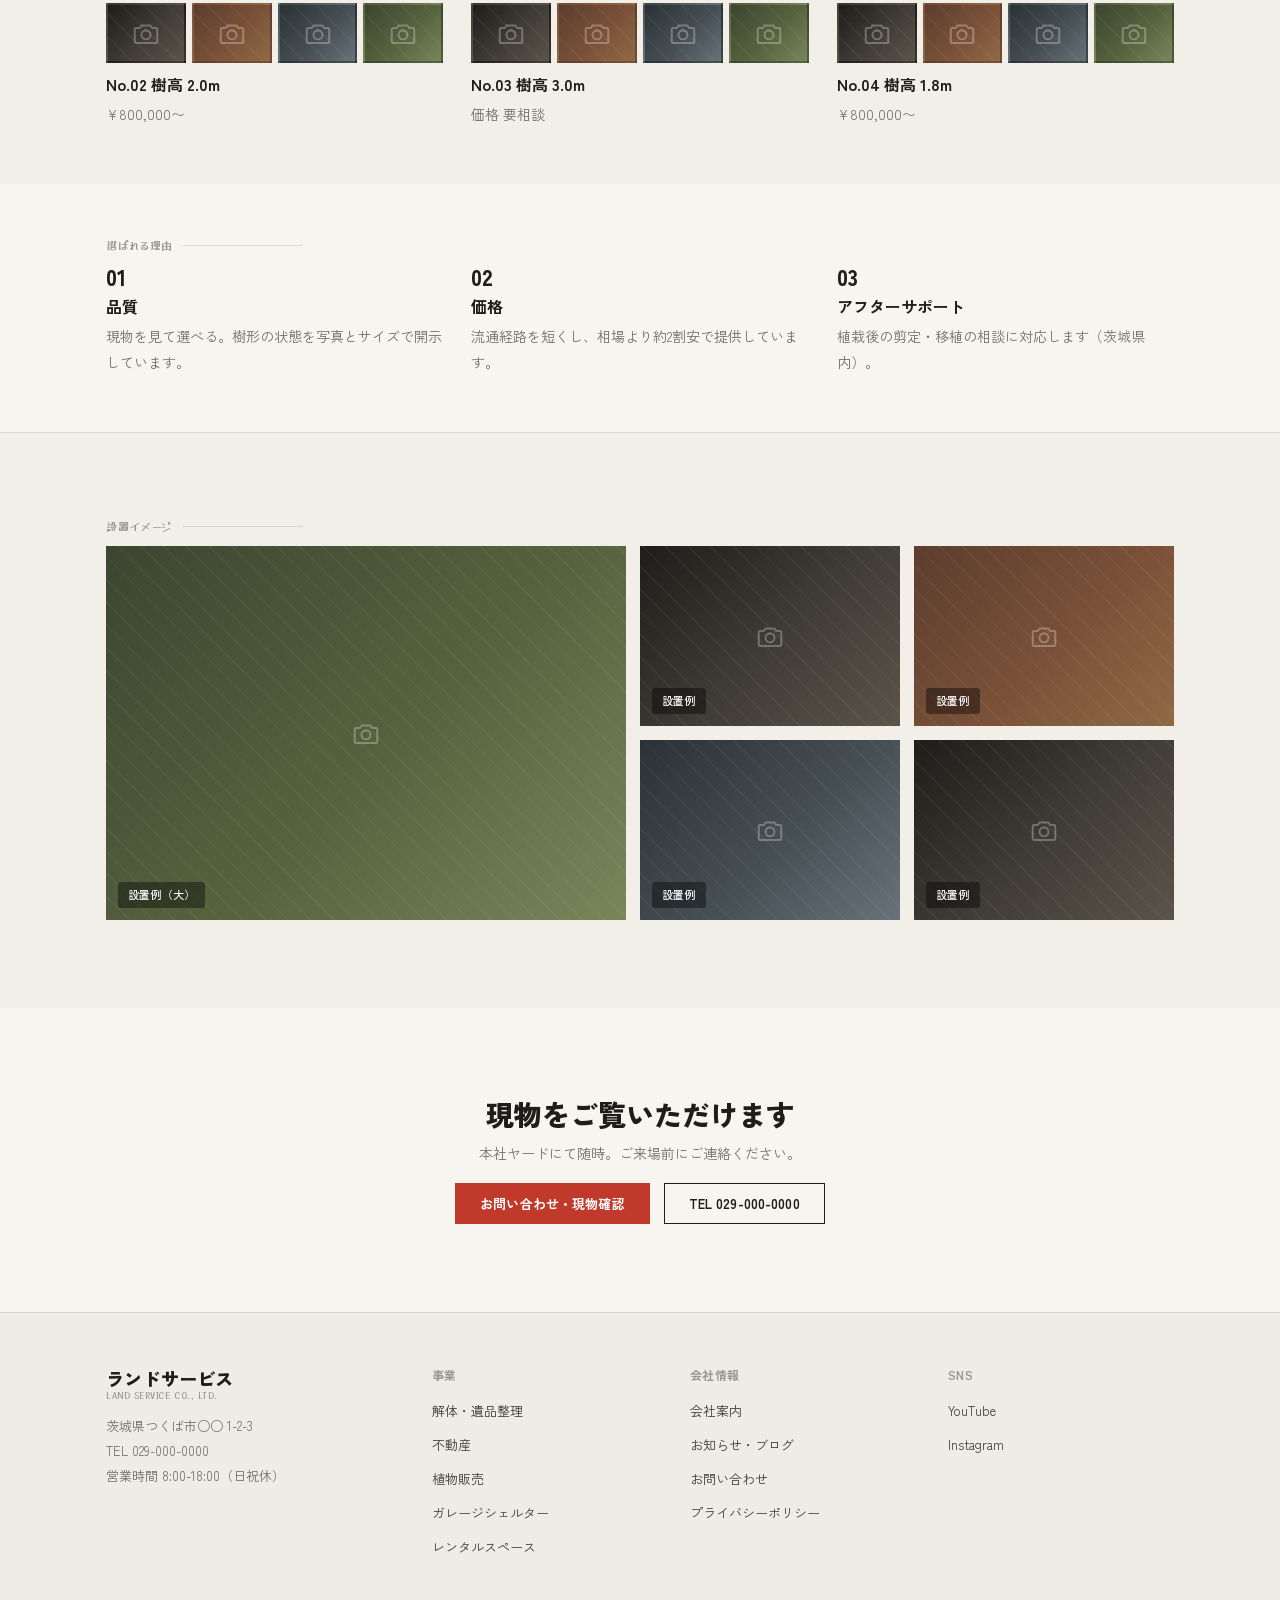
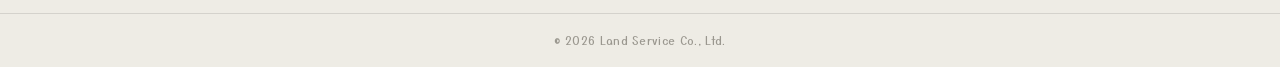
<file: olive.html>
<!DOCTYPE html>
<html lang="ja">
<head>
<meta charset="utf-8">
<meta name="viewport" content="width=device-width, initial-scale=1">
<title>植物販売事業｜ランドサービス株式会社</title>
<meta name="description" content="庭に、一本のオリーブ。80万円〜、相場より約2割安。現物を見て選べる大鉢オリーブの販売。">
<link href="https://fonts.googleapis.com/css2?family=Zen+Kaku+Gothic+New:wght@400;500;700;900&family=Yusei+Magic&display=swap" rel="stylesheet">
<link rel="stylesheet" href="assets/css/style.css">
</head>
<body>

<header class="site-header">
  <div class="container header-inner">
    <a href="index.html" class="logo">ランドサービス<span>LAND SERVICE CO., LTD.</span></a>
    <nav class="site-nav" id="siteNav">
      <a href="company.html">会社案内</a>
      <a href="kaitai.html">解体・遺品整理</a>
      <a href="fudousan.html">不動産</a>
      <a href="olive.html" class="active">植物販売</a>
      <a href="garage.html">ガレージシェルター</a>
      <a href="rental-space.html">レンタルスペース</a>
      <a href="blog.html">お知らせ</a>
    </nav>
    <div class="header-actions">
      <a href="contact.html" class="btn red">お問い合わせ</a>
      <button class="nav-toggle" id="navToggle" aria-label="メニュー" aria-expanded="false"><span></span></button>
    </div>
  </div>
</header>

<div class="ph olive" style="height:520px;border-top:1px solid var(--ink)">
  <div style="position:absolute;left:56px;bottom:56px;text-align:left;z-index:1">
    <p class="numl" style="margin:0 0 10px;color:rgba(255,255,255,.7)">HOME ／ 植物販売事業</p>
    <p class="h1" style="font-size:48px;color:#fff">庭に、一本の<br>オリーブ。</p>
    <p class="p" style="margin-top:14px;color:rgba(255,255,255,.8)">80万円〜 ／ 相場より約2割安</p>
  </div>
  <span class="cap">植栽済みオリーブ（引き）</span>
</div>

<section class="section-tight divider" data-gallery>
  <div class="container row top">
    <div class="col" style="flex:1.2">
      <div class="ph olive" style="height:440px" data-gallery-main><span class="cap">正面</span></div>
      <div style="display:flex;gap:10px;margin-top:12px">
        <div class="ph thumb olive active" style="height:84px" data-gallery-thumb data-tone="olive"><span class="cap">正面</span></div>
        <div class="ph thumb" style="height:84px" data-gallery-thumb data-tone=""><span class="cap">斜め</span></div>
        <div class="ph thumb warm" style="height:84px" data-gallery-thumb data-tone="warm"><span class="cap">幹・根元</span></div>
        <div class="ph thumb steel" style="height:84px" data-gallery-thumb data-tone="steel"><span class="cap">葉のアップ</span></div>
        <div class="ph thumb olive" style="height:84px" data-gallery-thumb data-tone="olive"><span class="cap">全体・引き</span></div>
      </div>
      <p class="numl" style="margin-top:10px;color:var(--muted-2)">サムネイルをクリックするとメイン画像が切り替わります</p>
    </div>
    <div class="col">
      <p class="numl">OLIVE No.01</p>
      <p class="h2" style="margin-top:8px;font-size:24px">大鉢オリーブ（樹高 2.5m 前後）</p>
      <p class="h1" style="font-size:32px;margin-top:14px">¥800,000〜</p>
      <p class="p" style="margin-top:6px">同等品の一般相場 ¥1,000,000 前後 ／ 約2割安</p>
      <div class="deflist" style="margin-top:22px">
        <div><p class="numl">品種</p></div><div><p class="p">要相談（現物にてご案内）</p></div>
        <div><p class="numl">樹高／幹周</p></div><div><p class="p">2.4〜2.6m ／ 幹周 ○cm</p></div>
        <div><p class="numl">配送・植栽</p></div><div><p class="p">要相談（茨城県内は自社対応）</p></div>
        <div><p class="numl">在庫</p></div><div><p class="p">現物確認可</p></div>
      </div>
      <div class="cta-row" style="margin-top:24px">
        <a href="contact.html?service=olive" class="btn solid red" style="flex:1">お問い合わせ・現物確認</a>
        <a href="tel:0290000000" class="btn">TEL</a>
      </div>
      <p class="numl" style="margin-top:10px;color:var(--muted-2)">オンライン購入・カートは設置しておりません。現物をご確認の上ご検討ください。</p>
    </div>
  </div>
</section>

<section class="section-tight section-alt">
  <div class="container">
    <p class="eyebrow">他の在庫</p>
    <div class="g3">
      <div>
        <div class="ph olive" style="height:240px"><span class="cap">メイン</span></div>
        <div style="display:flex;gap:6px;margin-top:8px">
          <div class="ph thumb" style="height:46px"></div><div class="ph thumb warm" style="height:46px"></div><div class="ph thumb steel" style="height:46px"></div><div class="ph thumb olive" style="height:46px"></div>
        </div>
        <p class="h3" style="margin-top:10px">No.02 樹高 2.0m</p><p class="p">¥800,000〜</p>
      </div>
      <div>
        <div class="ph warm" style="height:240px"><span class="cap">メイン</span></div>
        <div style="display:flex;gap:6px;margin-top:8px">
          <div class="ph thumb" style="height:46px"></div><div class="ph thumb warm" style="height:46px"></div><div class="ph thumb steel" style="height:46px"></div><div class="ph thumb olive" style="height:46px"></div>
        </div>
        <p class="h3" style="margin-top:10px">No.03 樹高 3.0m</p><p class="p">価格 要相談</p>
      </div>
      <div>
        <div class="ph steel" style="height:240px"><span class="cap">メイン</span></div>
        <div style="display:flex;gap:6px;margin-top:8px">
          <div class="ph thumb" style="height:46px"></div><div class="ph thumb warm" style="height:46px"></div><div class="ph thumb steel" style="height:46px"></div><div class="ph thumb olive" style="height:46px"></div>
        </div>
        <p class="h3" style="margin-top:10px">No.04 樹高 1.8m</p><p class="p">¥800,000〜</p>
      </div>
    </div>
  </div>
</section>

<section class="section-tight divider">
  <div class="container">
    <p class="eyebrow">選ばれる理由</p>
    <div class="g3">
      <div><p class="stat-num" style="font-size:22px">01</p><p class="h3" style="margin-top:8px">品質</p><p class="p">現物を見て選べる。樹形の状態を写真とサイズで開示しています。</p></div>
      <div><p class="stat-num" style="font-size:22px">02</p><p class="h3" style="margin-top:8px">価格</p><p class="p">流通経路を短くし、相場より約2割安で提供しています。</p></div>
      <div><p class="stat-num" style="font-size:22px">03</p><p class="h3" style="margin-top:8px">アフターサポート</p><p class="p">植栽後の剪定・移植の相談に対応します（茨城県内）。</p></div>
    </div>
  </div>
</section>

<section class="section section-alt">
  <div class="container">
    <p class="eyebrow">設置イメージ</p>
    <div style="display:grid;grid-template-columns:2fr 1fr 1fr;grid-template-rows:180px 180px;gap:14px">
      <div class="ph olive" style="grid-row:span 2"><span class="cap">設置例（大）</span></div>
      <div class="ph"><span class="cap">設置例</span></div>
      <div class="ph warm"><span class="cap">設置例</span></div>
      <div class="ph steel"><span class="cap">設置例</span></div>
      <div class="ph"><span class="cap">設置例</span></div>
    </div>
  </div>
</section>

<section class="section" style="text-align:center">
  <div class="container">
    <p class="h2">現物をご覧いただけます</p>
    <p class="p">本社ヤードにて随時。ご来場前にご連絡ください。</p>
    <div class="cta-row" style="justify-content:center;margin-top:16px">
      <a href="contact.html?service=olive" class="btn solid red">お問い合わせ・現物確認</a>
      <a href="tel:0290000000" class="btn">TEL 029-000-0000</a>
    </div>
  </div>
</section>

<footer class="site-footer">
  <div class="container footer-grid">
    <div class="footer-col footer-brand">
      <div class="logo">ランドサービス<span>LAND SERVICE CO., LTD.</span></div>
      <p class="p">茨城県つくば市○○ 1-2-3<br>TEL 029-000-0000<br>営業時間 8:00-18:00（日祝休）</p>
    </div>
    <div class="footer-col"><h3>事業</h3><ul>
      <li><a href="kaitai.html">解体・遺品整理</a></li>
      <li><a href="fudousan.html">不動産</a></li>
      <li><a href="olive.html">植物販売</a></li>
      <li><a href="garage.html">ガレージシェルター</a></li>
      <li><a href="rental-space.html">レンタルスペース</a></li>
    </ul></div>
    <div class="footer-col"><h3>会社情報</h3><ul>
      <li><a href="company.html">会社案内</a></li>
      <li><a href="blog.html">お知らせ・ブログ</a></li>
      <li><a href="contact.html">お問い合わせ</a></li>
      <li><a href="#">プライバシーポリシー</a></li>
    </ul></div>
    <div class="footer-col"><h3>SNS</h3><ul>
      <li><a href="#">YouTube</a></li>
      <li><a href="#">Instagram</a></li>
    </ul></div>
  </div>
  <div class="footer-bottom"><p class="numl">&copy; 2026 Land Service Co., Ltd.</p></div>
</footer>

<div class="mobile-cta-bar">
  <div class="container">
    <a href="tel:0290000000" class="btn">電話</a>
    <a href="contact.html?service=olive" class="btn solid red">現物確認を相談</a>
    <a href="#" class="btn">LINE</a>
  </div>
</div>

<script src="assets/js/main.js"></script>
</body>
</html>
</file>
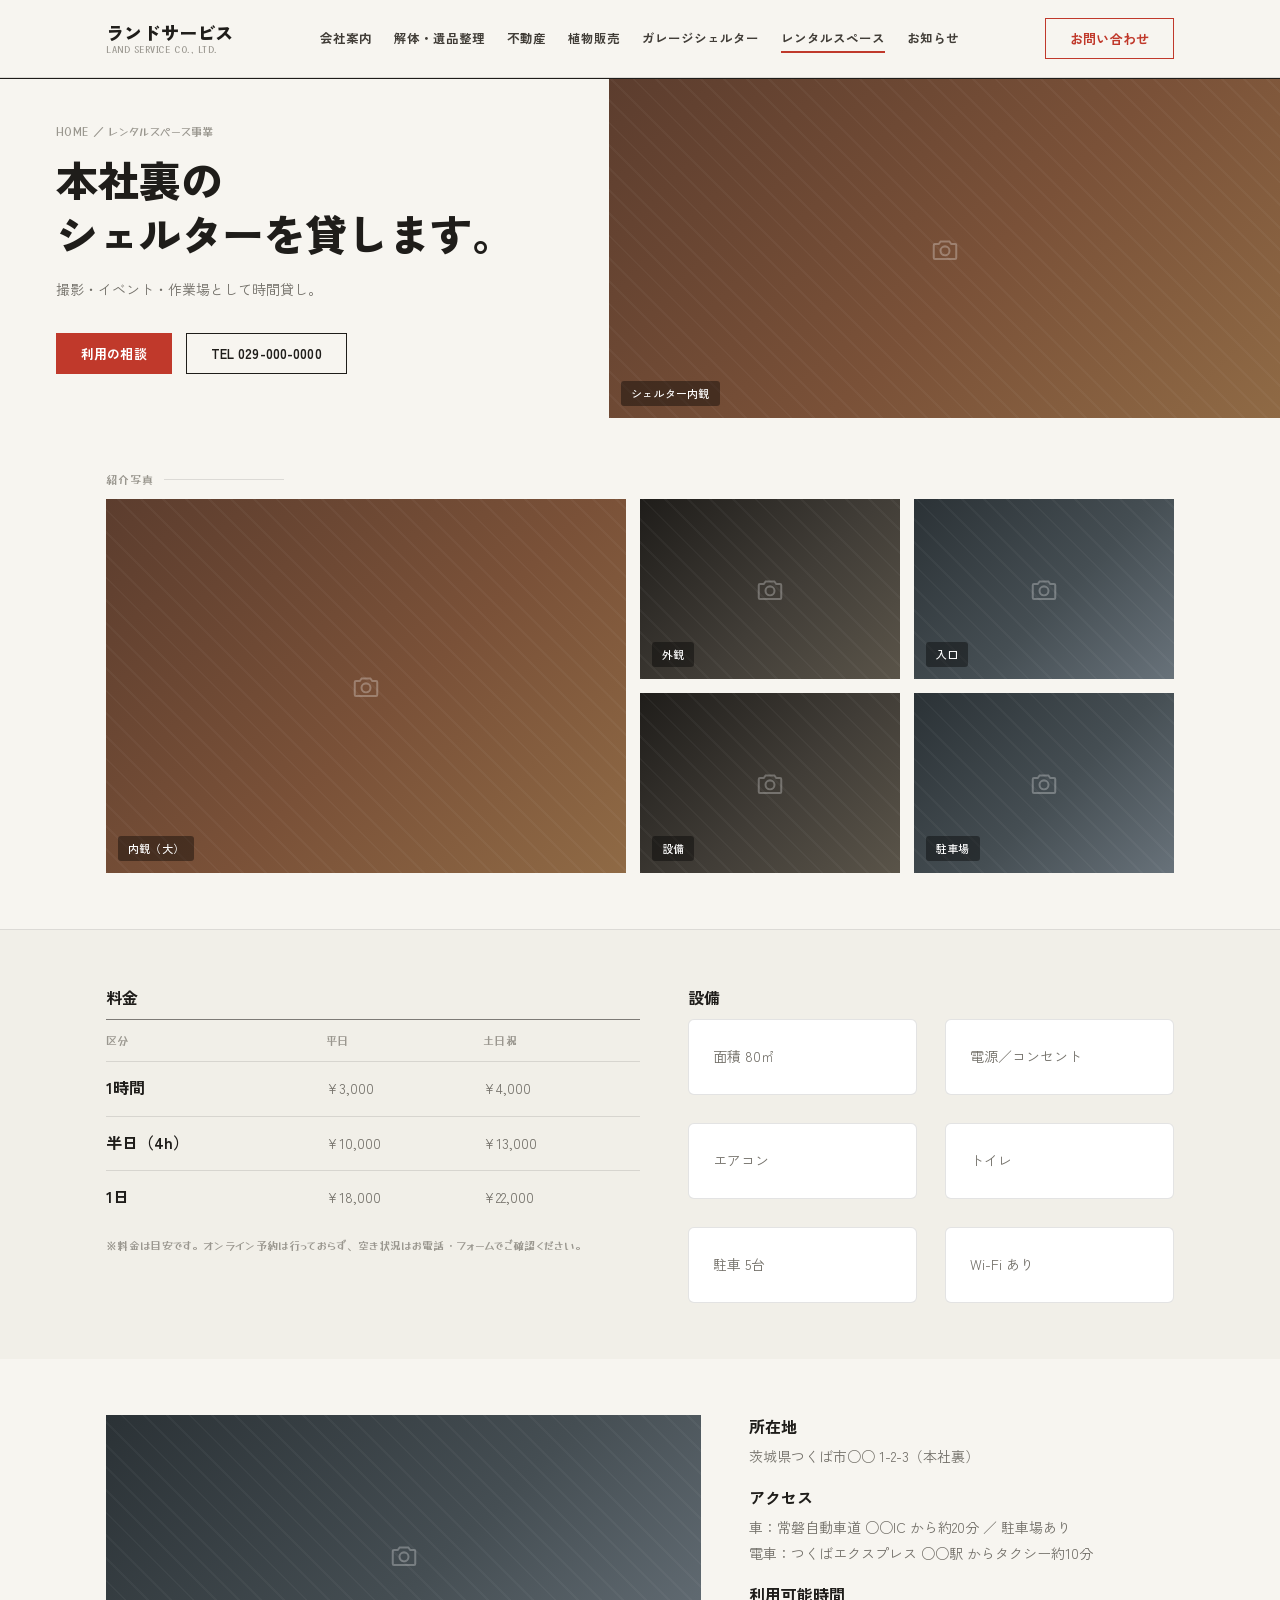
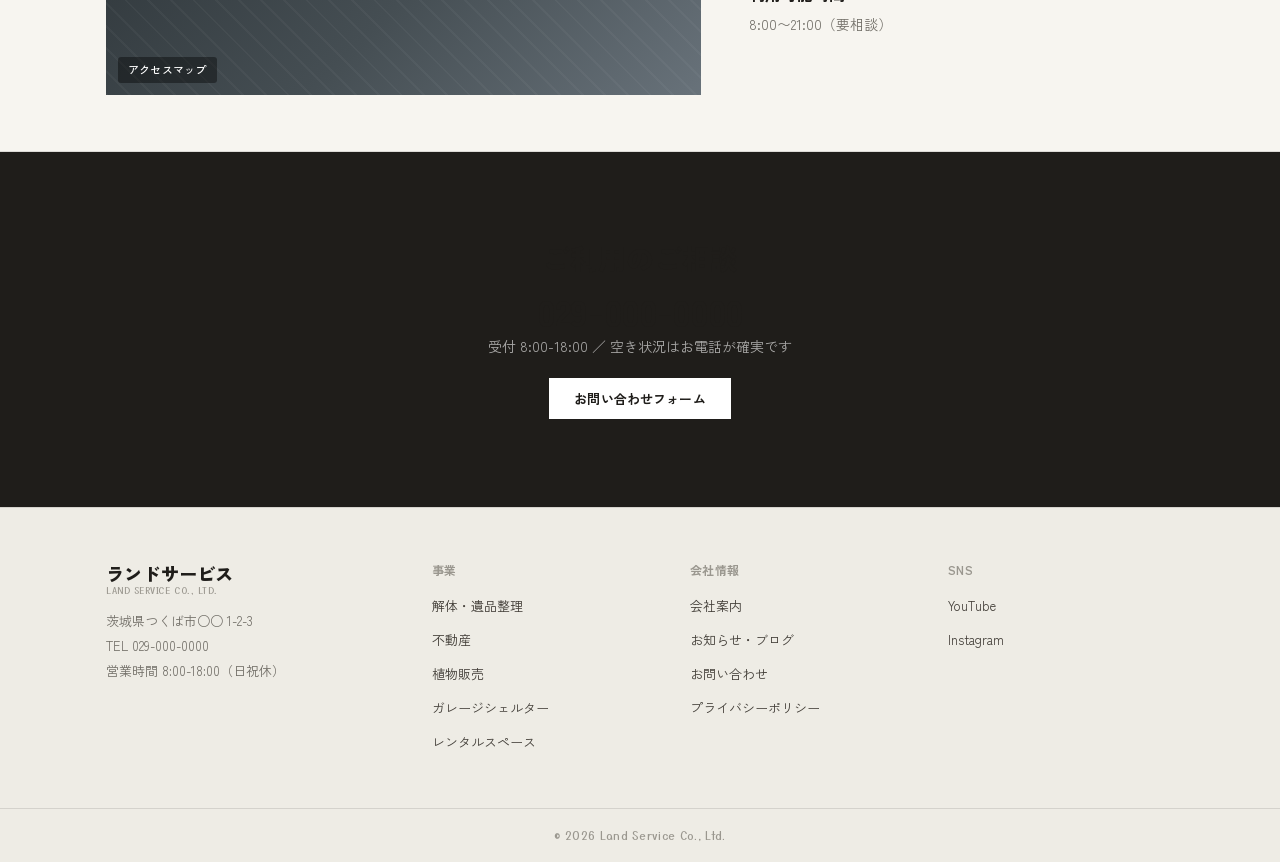
<file: rental-space.html>
<!DOCTYPE html>
<html lang="ja">
<head>
<meta charset="utf-8">
<meta name="viewport" content="width=device-width, initial-scale=1">
<title>レンタルスペース事業｜ランドサービス株式会社</title>
<meta name="description" content="本社裏のシェルターを貸します。撮影・イベント・作業場として時間貸し。">
<link href="https://fonts.googleapis.com/css2?family=Zen+Kaku+Gothic+New:wght@400;500;700;900&family=Yusei+Magic&display=swap" rel="stylesheet">
<link rel="stylesheet" href="assets/css/style.css">
</head>
<body>

<header class="site-header">
  <div class="container header-inner">
    <a href="index.html" class="logo">ランドサービス<span>LAND SERVICE CO., LTD.</span></a>
    <nav class="site-nav" id="siteNav">
      <a href="company.html">会社案内</a>
      <a href="kaitai.html">解体・遺品整理</a>
      <a href="fudousan.html">不動産</a>
      <a href="olive.html">植物販売</a>
      <a href="garage.html">ガレージシェルター</a>
      <a href="rental-space.html" class="active">レンタルスペース</a>
      <a href="blog.html">お知らせ</a>
    </nav>
    <div class="header-actions">
      <a href="contact.html" class="btn red">お問い合わせ</a>
      <button class="nav-toggle" id="navToggle" aria-label="メニュー" aria-expanded="false"><span></span></button>
    </div>
  </div>
</header>

<div class="row" style="gap:0;align-items:stretch;border-top:1px solid var(--ink);min-height:340px">
  <div class="col" style="flex:1;display:flex;flex-direction:column;justify-content:space-between;padding:44px 56px">
    <div>
      <p class="numl" style="margin:0 0 12px">HOME ／ レンタルスペース事業</p>
      <p class="h1" style="font-size:42px">本社裏の<br>シェルターを貸します。</p>
      <p class="p" style="margin-top:16px">撮影・イベント・作業場として時間貸し。</p>
    </div>
    <div class="cta-row">
      <a href="contact.html?service=rental" class="btn solid red">利用の相談</a>
      <a href="tel:0290000000" class="btn">TEL 029-000-0000</a>
    </div>
  </div>
  <div class="col ph warm" style="flex:1.35"><span class="cap">シェルター内観</span></div>
</div>

<section class="section-tight divider">
  <div class="container">
    <p class="eyebrow">紹介写真</p>
    <div style="display:grid;grid-template-columns:2fr 1fr 1fr;grid-template-rows:180px 180px;gap:14px">
      <div class="ph warm" style="grid-row:span 2"><span class="cap">内観（大）</span></div>
      <div class="ph"><span class="cap">外観</span></div>
      <div class="ph steel"><span class="cap">入口</span></div>
      <div class="ph"><span class="cap">設備</span></div>
      <div class="ph steel"><span class="cap">駐車場</span></div>
    </div>
  </div>
</section>

<section class="section-tight section-alt">
  <div class="container row top">
    <div class="col" style="flex:1.1">
      <p class="h3">料金</p>
      <div style="display:grid;grid-template-columns:1.4fr 1fr 1fr;border-top:1px solid var(--line-strong);margin-top:10px">
        <div style="padding:12px 0"><p class="numl">区分</p></div><div style="padding:12px 0"><p class="numl">平日</p></div><div style="padding:12px 0"><p class="numl">土日祝</p></div>
        <div style="padding:14px 0;border-top:1px solid var(--line)"><p class="h3" style="margin:0">1時間</p></div><div style="padding:14px 0;border-top:1px solid var(--line)"><p class="p">¥3,000</p></div><div style="padding:14px 0;border-top:1px solid var(--line)"><p class="p">¥4,000</p></div>
        <div style="padding:14px 0;border-top:1px solid var(--line)"><p class="h3" style="margin:0">半日（4h）</p></div><div style="padding:14px 0;border-top:1px solid var(--line)"><p class="p">¥10,000</p></div><div style="padding:14px 0;border-top:1px solid var(--line)"><p class="p">¥13,000</p></div>
        <div style="padding:14px 0;border-top:1px solid var(--line)"><p class="h3" style="margin:0">1日</p></div><div style="padding:14px 0;border-top:1px solid var(--line)"><p class="p">¥18,000</p></div><div style="padding:14px 0;border-top:1px solid var(--line)"><p class="p">¥22,000</p></div>
      </div>
      <p class="numl" style="margin-top:12px;color:var(--muted-2)">※料金は目安です。オンライン予約は行っておらず、空き状況はお電話・フォームでご確認ください。</p>
    </div>
    <div class="col">
      <p class="h3">設備</p>
      <div class="g2" style="margin-top:10px">
        <div class="card pad"><p class="p">面積 80㎡</p></div>
        <div class="card pad"><p class="p">電源／コンセント</p></div>
        <div class="card pad"><p class="p">エアコン</p></div>
        <div class="card pad"><p class="p">トイレ</p></div>
        <div class="card pad"><p class="p">駐車 5台</p></div>
        <div class="card pad"><p class="p">Wi-Fi あり</p></div>
      </div>
    </div>
  </div>
</section>

<section class="section-tight divider">
  <div class="container row top">
    <div class="col ph steel" style="flex:1.4;min-height:280px"><span class="cap">アクセスマップ</span></div>
    <div class="col">
      <p class="h3">所在地</p>
      <p class="p">茨城県つくば市○○ 1-2-3（本社裏）</p>
      <p class="h3" style="margin-top:16px">アクセス</p>
      <p class="p">車：常磐自動車道 ○○IC から約20分 ／ 駐車場あり<br>電車：つくばエクスプレス ○○駅 からタクシー約10分</p>
      <p class="h3" style="margin-top:16px">利用可能時間</p>
      <p class="p">8:00〜21:00（要相談）</p>
    </div>
  </div>
</section>

<section class="section-dark section" style="text-align:center">
  <div class="container">
    <p class="h2">ご利用のご相談</p>
    <p class="h1" style="font-size:36px;margin-top:10px">029-000-0000</p>
    <p class="p">受付 8:00-18:00 ／ 空き状況はお電話が確実です</p>
    <div class="cta-row" style="justify-content:center;margin-top:18px">
      <a href="contact.html?service=rental" class="btn solid" style="background:#fff;color:var(--ink);border-color:#fff">お問い合わせフォーム</a>
    </div>
  </div>
</section>

<footer class="site-footer">
  <div class="container footer-grid">
    <div class="footer-col footer-brand">
      <div class="logo">ランドサービス<span>LAND SERVICE CO., LTD.</span></div>
      <p class="p">茨城県つくば市○○ 1-2-3<br>TEL 029-000-0000<br>営業時間 8:00-18:00（日祝休）</p>
    </div>
    <div class="footer-col"><h3>事業</h3><ul>
      <li><a href="kaitai.html">解体・遺品整理</a></li>
      <li><a href="fudousan.html">不動産</a></li>
      <li><a href="olive.html">植物販売</a></li>
      <li><a href="garage.html">ガレージシェルター</a></li>
      <li><a href="rental-space.html">レンタルスペース</a></li>
    </ul></div>
    <div class="footer-col"><h3>会社情報</h3><ul>
      <li><a href="company.html">会社案内</a></li>
      <li><a href="blog.html">お知らせ・ブログ</a></li>
      <li><a href="contact.html">お問い合わせ</a></li>
      <li><a href="#">プライバシーポリシー</a></li>
    </ul></div>
    <div class="footer-col"><h3>SNS</h3><ul>
      <li><a href="#">YouTube</a></li>
      <li><a href="#">Instagram</a></li>
    </ul></div>
  </div>
  <div class="footer-bottom"><p class="numl">&copy; 2026 Land Service Co., Ltd.</p></div>
</footer>

<div class="mobile-cta-bar">
  <div class="container">
    <a href="tel:0290000000" class="btn">電話</a>
    <a href="contact.html?service=rental" class="btn solid red">利用の相談</a>
    <a href="#" class="btn">LINE</a>
  </div>
</div>

<script src="assets/js/main.js"></script>
</body>
</html>
</file>
<file: assets/css/style.css>
/* ===== Land Service Co., Ltd. — shared site styles ===== */

:root{
  --ink:#1f1d1a;
  --ink-soft:#413d37;
  --bg:#f7f5f0;
  --card:#ffffff;
  --line:rgba(31,29,26,.12);
  --line-strong:rgba(31,29,26,.55);
  --muted:#726f68;
  --muted-2:#9a978f;
  --red:#c0392b;
  --red-dark:#96281c;
  --red-tint:#f8ece9;
  --shadow-sm:0 1px 3px rgba(31,29,26,.08);
  --shadow-md:0 10px 30px rgba(31,29,26,.12);
  --maxw:1180px;
}

*,*::before,*::after{box-sizing:border-box}
html{scroll-behavior:smooth}
body{
  margin:0;
  background:var(--bg);
  color:var(--ink);
  font-family:"Zen Kaku Gothic New",system-ui,-apple-system,"Hiragino Sans","Yu Gothic",sans-serif;
  -webkit-font-smoothing:antialiased;
}
img{max-width:100%;display:block}
a{color:inherit;text-decoration:none}
ul{list-style:none;margin:0;padding:0}
button{font:inherit;background:none;border:none;cursor:pointer;color:inherit}
h1,h2,h3,p{margin:0}

.container{max-width:var(--maxw);margin:0 auto;padding:0 56px}

/* ---------- typography ---------- */
.eyebrow{font:400 11px/1 "Yusei Magic",sans-serif;color:var(--muted-2);letter-spacing:.08em;display:flex;align-items:center;gap:10px;margin:0 0 14px}
.eyebrow::after{content:"";flex:1;height:1px;background:var(--line);max-width:120px}
.h1{font:900 44px/1.3 "Zen Kaku Gothic New",sans-serif;letter-spacing:-.01em;color:var(--ink)}
.h2{font:900 28px/1.35 "Zen Kaku Gothic New",sans-serif;color:var(--ink);margin:0 0 8px}
.h3{font:700 16px/1.45 "Zen Kaku Gothic New",sans-serif;color:var(--ink);margin:0 0 6px}
.p{font:400 14px/1.85 "Zen Kaku Gothic New",sans-serif;color:var(--muted)}
.lead{font:400 16px/1.85 "Zen Kaku Gothic New",sans-serif;color:var(--ink-soft)}
.numl{font:400 11px/1.5 "Yusei Magic",sans-serif;color:var(--muted-2);letter-spacing:.03em}
.stat-num{font:900 40px/1 "Zen Kaku Gothic New",sans-serif;color:var(--ink)}
.tag-idx{font:600 11px/1 ui-monospace,Menlo,monospace;color:var(--muted-2);letter-spacing:.04em}

/* ---------- layout helpers ---------- */
.section{padding:88px 0}
.section-tight{padding:56px 0}
.section-alt{background:#f1efe8}
.section-dark{background:var(--ink);color:#fff}
.section-dark .p{color:rgba(255,255,255,.62)}
.section-dark .eyebrow{color:rgba(255,255,255,.45)}
.section-dark .eyebrow::after{background:rgba(255,255,255,.2)}
.divider{border-bottom:1px solid var(--line)}

.row{display:flex;gap:48px;align-items:center}
.row.top{align-items:flex-start}
.row.rev{flex-direction:row-reverse}
.col{flex:1}
.g2{display:grid;grid-template-columns:1fr 1fr;gap:28px}
.g3{display:grid;grid-template-columns:repeat(3,minmax(0,1fr));gap:28px}
.g4{display:grid;grid-template-columns:repeat(4,minmax(0,1fr));gap:24px}
.g5{display:grid;grid-template-columns:repeat(5,minmax(0,1fr));gap:20px}

/* ---------- buttons ---------- */
.btn{
  display:inline-flex;align-items:center;justify-content:center;gap:8px;
  border:1.5px solid var(--ink);color:var(--ink);
  padding:13px 24px;font:700 13px/1 "Zen Kaku Gothic New",sans-serif;letter-spacing:.01em;
  transition:background .15s ease,color .15s ease,border-color .15s ease,transform .1s ease;
  white-space:nowrap;
}
.btn:hover{background:var(--ink);color:#fff}
.btn.red{border-color:var(--red);color:var(--red)}
.btn.red:hover{background:var(--red);color:#fff}
.btn.solid{background:var(--ink);color:#fff}
.btn.solid:hover{background:#000}
.btn.solid.red{background:var(--red);border-color:var(--red);color:#fff}
.btn.solid.red:hover{background:var(--red-dark)}
.btn.ghost{border-color:rgba(255,255,255,.6);color:#fff}
.btn.ghost:hover{background:#fff;color:var(--ink)}
.btn.block{width:100%}
.btn.lg{padding:17px 32px;font-size:14px}
.btn.sm{padding:8px 14px;font-size:11px}
.btn:active{transform:translateY(1px)}
.btn[disabled]{opacity:.4;pointer-events:none}

.cta-row{display:flex;gap:14px;flex-wrap:wrap}

/* ---------- photo placeholder ---------- */
.ph{
  position:relative;overflow:hidden;isolation:isolate;
  background:linear-gradient(135deg,var(--ink) 0%,var(--ink-soft) 55%,#5a5449 100%);
  display:flex;align-items:center;justify-content:center;min-height:120px;
}
.ph::before{
  content:"";position:absolute;inset:0;pointer-events:none;
  background-image:repeating-linear-gradient(45deg,rgba(255,255,255,.035) 0 2px,transparent 2px 16px);
}
.ph::after{
  content:"";width:30px;height:30px;opacity:.28;
  background-color:#fff;
  -webkit-mask:url("data:image/svg+xml;utf8,<svg xmlns='http://www.w3.org/2000/svg' viewBox='0 0 24 24' fill='none' stroke='%23fff' stroke-width='1.6'><path d='M4 8h3l1.5-2h7L17 8h3a1 1 0 0 1 1 1v10a1 1 0 0 1-1 1H4a1 1 0 0 1-1-1V9a1 1 0 0 1 1-1Z'/><circle cx='12' cy='13.5' r='3.6'/></svg>") center/contain no-repeat;
  mask:url("data:image/svg+xml;utf8,<svg xmlns='http://www.w3.org/2000/svg' viewBox='0 0 24 24' fill='none' stroke='%23fff' stroke-width='1.6'><path d='M4 8h3l1.5-2h7L17 8h3a1 1 0 0 1 1 1v10a1 1 0 0 1-1 1H4a1 1 0 0 1-1-1V9a1 1 0 0 1 1-1Z'/><circle cx='12' cy='13.5' r='3.6'/></svg>") center/contain no-repeat;
}
.ph .cap{
  position:absolute;left:12px;bottom:12px;z-index:1;
  font:500 11px/1.4 "Zen Kaku Gothic New",sans-serif;color:#fff;letter-spacing:.02em;
  background:rgba(0,0,0,.4);padding:5px 10px;border-radius:3px;
}
.ph.warm{background:linear-gradient(135deg,#5c3d2e 0%,#7a5138 55%,#8f6a45 100%)}
.ph.olive{background:linear-gradient(135deg,#3c4530 0%,#57633f 55%,#78865b 100%)}
.ph.steel{background:linear-gradient(135deg,#2b3236 0%,#454e53 55%,#68727a 100%)}
.ph.thumb{min-height:60px;flex:1;cursor:pointer;border:2px solid transparent}
.ph.thumb.active{border-color:var(--red)}
.ph.thumb .cap{font-size:9.5px;padding:3px 7px;left:8px;bottom:8px}
.ph.nocap::after{opacity:.16}

/* ---------- header / nav ---------- */
.site-header{
  position:sticky;top:0;z-index:100;background:rgba(247,245,240,.92);backdrop-filter:blur(6px);
  border-bottom:1px solid var(--line);transition:box-shadow .2s ease;
}
.site-header.scrolled{box-shadow:var(--shadow-sm)}
.header-inner{display:flex;align-items:center;justify-content:space-between;padding:18px 56px;gap:24px}
.logo{font:900 18px/1 "Zen Kaku Gothic New",sans-serif;letter-spacing:.01em;color:var(--ink);white-space:nowrap}
.logo span{display:block;font:400 9px/1 "Yusei Magic",sans-serif;color:var(--muted-2);margin-top:4px;letter-spacing:.06em}
.site-nav{display:flex;gap:22px;align-items:center;flex-wrap:wrap}
.site-nav a{font:700 12.5px/1 "Zen Kaku Gothic New",sans-serif;color:var(--ink-soft);padding:6px 0;position:relative}
.site-nav a::after{content:"";position:absolute;left:0;right:0;bottom:-2px;height:2px;background:var(--red);transform:scaleX(0);transition:transform .15s ease}
.site-nav a:hover::after,.site-nav a.active::after{transform:scaleX(1)}
.header-actions{display:flex;align-items:center;gap:16px}
.nav-toggle{display:none;width:36px;height:36px;flex-direction:column;justify-content:center;align-items:center;gap:5px;flex-shrink:0}
.nav-toggle span,.nav-toggle::before,.nav-toggle::after{content:"";display:block;width:22px;height:2px;background:var(--ink);transition:transform .2s ease,opacity .2s ease}
body.nav-open .nav-toggle::before{transform:translateY(7px) rotate(45deg)}
body.nav-open .nav-toggle::after{transform:translateY(-7px) rotate(-45deg)}
body.nav-open .nav-toggle span{opacity:0}

/* ---------- footer ---------- */
.site-footer{background:#eeece5;border-top:1px solid var(--line)}
.footer-grid{display:grid;grid-template-columns:1.3fr 1fr 1fr 1fr;gap:32px;padding:56px}
.footer-col h3{font:700 12px/1 "Zen Kaku Gothic New",sans-serif;color:var(--muted-2);letter-spacing:.04em;margin-bottom:16px}
.footer-col .p{font-size:13px;line-height:1.9}
.footer-col ul{display:flex;flex-direction:column;gap:10px}
.footer-col a{font:400 13px/1.4 "Zen Kaku Gothic New",sans-serif;color:var(--ink-soft)}
.footer-col a:hover{color:var(--red)}
.footer-brand .logo{margin-bottom:14px}
.footer-bottom{border-top:1px solid var(--line);padding:18px 56px;text-align:center}
.footer-bottom .numl{color:var(--muted-2)}

/* ---------- mobile sticky CTA ---------- */
.mobile-cta-bar{
  display:none;position:fixed;left:0;right:0;bottom:0;z-index:90;
  background:#fff;border-top:1px solid var(--line);box-shadow:0 -4px 16px rgba(0,0,0,.08);
}
.mobile-cta-bar .container{display:flex;gap:8px;padding:10px 16px}
.mobile-cta-bar .btn{flex:1;padding:12px 8px;font-size:11.5px}

/* ---------- breadcrumb / page header ---------- */
.page-head{padding:52px 56px 34px;border-top:1px solid var(--ink)}
.page-head .h1{font-size:46px}
.page-head .sub{font:700 16px/1 "Zen Kaku Gothic New",sans-serif;color:var(--muted-2);margin-left:2px}

/* ---------- cards / tables / misc components shared across pages ---------- */
.card{background:var(--card);border:1px solid var(--line);border-radius:6px;overflow:hidden}
.card.pad{padding:24px}
.stack{display:flex;flex-direction:column;gap:14px}
.hairline-top{border-top:1px solid var(--line)}
.deflist{display:grid;grid-template-columns:190px 1fr;border-top:1px solid var(--line)}
.deflist>div{padding:16px 0;border-bottom:1px solid var(--line)}
.timeline-row{display:flex;gap:24px;padding:18px 0;border-bottom:1px solid var(--line);align-items:baseline}
.timeline-row .year{width:120px;flex-shrink:0;font:700 16px/1 "Zen Kaku Gothic New",sans-serif}
.pill{display:inline-flex;align-items:center;border:1px solid var(--line);border-radius:999px;padding:6px 14px;font:600 11.5px/1 "Zen Kaku Gothic New",sans-serif;color:var(--ink-soft)}
.pill.on{border-color:var(--red);color:var(--red)}
.chip{display:inline-flex;align-items:center;border-radius:4px;padding:5px 10px;font:600 10.5px/1 "Zen Kaku Gothic New",sans-serif}
.chip.dark{background:var(--ink);color:#fff}
.quote{border-left:2px solid var(--ink);padding-left:18px}
.quote .p{font-size:13.5px;color:var(--ink-soft)}

.pagination{display:flex;gap:8px;justify-content:center;margin-top:8px}
.pagination .page{width:38px;height:38px;display:flex;align-items:center;justify-content:center;border:1px solid var(--line);font:700 12px/1 sans-serif;border-radius:4px}
.pagination .page.on{background:var(--ink);color:#fff;border-color:var(--ink)}

/* accordion (native <details>) */
.faq{border-top:1px solid var(--line)}
.faq details{border-bottom:1px solid var(--line);padding:16px 0}
.faq summary{cursor:pointer;list-style:none;display:flex;justify-content:space-between;align-items:center;font:700 14px/1.5 "Zen Kaku Gothic New",sans-serif}
.faq summary::-webkit-details-marker{display:none}
.faq summary::after{content:"+";font-size:18px;color:var(--muted-2);transition:transform .15s ease}
.faq details[open] summary::after{transform:rotate(45deg)}
.faq .a{margin-top:10px;font:400 13px/1.8 "Zen Kaku Gothic New",sans-serif;color:var(--muted)}

/* ---------- form ---------- */
.form-panel{border:1px solid var(--line);padding:36px;background:var(--card)}
.field-label{font:700 13.5px/1.4 "Zen Kaku Gothic New",sans-serif;color:var(--ink)}
.field-required{color:var(--red);margin-left:2px}
.field-hint{font:400 11px/1.4 "Yusei Magic",sans-serif;color:var(--muted-2);margin-top:3px}
.field-row{display:grid;grid-template-columns:200px 1fr;padding:20px 0;border-top:1px solid var(--line);gap:16px}
.field-row:first-of-type{border-top:none}
input[type="text"],input[type="tel"],input[type="email"],textarea,select{
  width:100%;border:1px solid #bdb9b0;padding:12px 14px;font:400 14px/1.5 "Zen Kaku Gothic New",sans-serif;
  background:#fff;color:var(--ink);border-radius:2px;
}
textarea{resize:vertical;min-height:150px}
input:focus,textarea:focus,select:focus{outline:2px solid var(--ink);outline-offset:1px}
.radio-group{display:flex;gap:10px;flex-wrap:wrap;margin-top:12px}
.radio-chip{position:relative}
.radio-chip input{position:absolute;opacity:0;inset:0;cursor:pointer;margin:0;width:100%;height:100%}
.radio-chip label{display:flex;align-items:center;gap:7px;border:1.5px solid var(--line-strong);padding:10px 16px;font:700 12px/1 "Zen Kaku Gothic New",sans-serif;color:var(--ink-soft);border-radius:2px}
.radio-chip input:checked+label{border-color:var(--red);color:var(--red);background:var(--red-tint)}
.field-optional[hidden]{display:none}
.checkline{display:flex;align-items:center;gap:10px;margin-top:26px}
.checkline input{width:18px;height:18px;accent-color:var(--ink)}
.upload-box{border:1.5px dashed #bdb9b0;padding:20px;text-align:center;font:400 12px/1.4 "Yusei Magic",sans-serif;color:var(--muted-2)}

/* ---------- responsive ---------- */
@media (max-width:1180px){
  .container{padding:0 32px}
  .header-inner,.page-head,.footer-grid,.footer-bottom{padding-left:32px;padding-right:32px}
}
@media (max-width:960px){
  .site-nav{position:fixed;inset:0;top:0;background:var(--ink);flex-direction:column;justify-content:center;
    padding:32px;transform:translateY(-100%);opacity:0;transition:transform .25s ease,opacity .2s ease;z-index:80}
  .site-nav a{color:#fff;font-size:20px;padding:12px 0}
  .header-actions .btn.red{display:none}
  .nav-toggle{display:flex}
  body.nav-open .site-nav{transform:translateY(0);opacity:1}
  body.nav-open{overflow:hidden}
  .mobile-cta-bar{display:block}
  body{padding-bottom:64px}
  .section{padding:52px 0}
  .section-tight{padding:40px 0}
  .container,.header-inner,.page-head,.footer-grid,.footer-bottom{padding-left:20px;padding-right:20px}
  .h1{font-size:32px}
  .page-head .h1{font-size:30px}
  .row{flex-direction:column;gap:28px}
  .row.rev{flex-direction:column}
  .g2,.g3,.g4,.g5{grid-template-columns:1fr 1fr}
  .g4>*:last-child:nth-child(odd){grid-column:1 / -1}
  .footer-grid{grid-template-columns:1fr 1fr;padding:40px 20px}
  .field-row{grid-template-columns:1fr;padding:14px 0}
  .field-row .field-label{margin-bottom:2px}
  .deflist{grid-template-columns:120px 1fr}
}
@media (max-width:560px){
  .g3,.g4,.g5{grid-template-columns:1fr}
  .footer-grid{grid-template-columns:1fr}
  .timeline-row{flex-direction:column;gap:4px}
  .timeline-row .year{width:auto}
}
</file>
<file: assets/css/home.css>
/* ===== Homepage-only additions: real photos, readability, scroll reveal ===== */
/* Scoped to body.home so other pages are unaffected. */

/* ---- real photo treatment (replaces the wireframe placeholder look) ---- */
.ph.has-img{background:none}
.ph.has-img::before{content:none}
.ph.has-img::after{content:none}
.ph.has-img > img.photo,
.ph.has-img > video.photo{
  position:absolute;inset:0;width:100%;height:100%;object-fit:cover;display:block;
  transition:transform .7s cubic-bezier(.22,.61,.36,1);
}
.ph.has-img:hover > img.photo,
.ph.has-img:hover > video.photo{transform:scale(1.045)}
.ph.has-img.dim::after{
  content:"";position:absolute;inset:0;
  background:linear-gradient(180deg,rgba(20,19,17,.28),rgba(20,19,17,.58));
}

/* ---- readability: larger, more relaxed type on the homepage ---- */
body.home .lead{font-size:17px;line-height:1.95;letter-spacing:.01em}
body.home .p{font-size:15px;line-height:2}
body.home .h1{line-height:1.32}
body.home .h2{line-height:1.45}
body.home .eyebrow{font-size:12px;letter-spacing:.1em}

/* ---- scroll reveal ---- */
[data-reveal]{
  opacity:0;
  transition:opacity .8s cubic-bezier(.22,.61,.36,1), transform .8s cubic-bezier(.22,.61,.36,1);
  will-change:opacity,transform;
}
[data-reveal="up"]{transform:translateY(28px)}
[data-reveal="left"]{transform:translateX(-36px)}
[data-reveal="right"]{transform:translateX(36px)}
[data-reveal].is-visible{opacity:1;transform:translate(0,0)}

@media (prefers-reduced-motion: reduce){
  [data-reveal]{transition:none;opacity:1;transform:none}
}

@media (max-width:960px){
  [data-reveal="left"],[data-reveal="right"]{transform:translateY(20px)}
}
</file>
